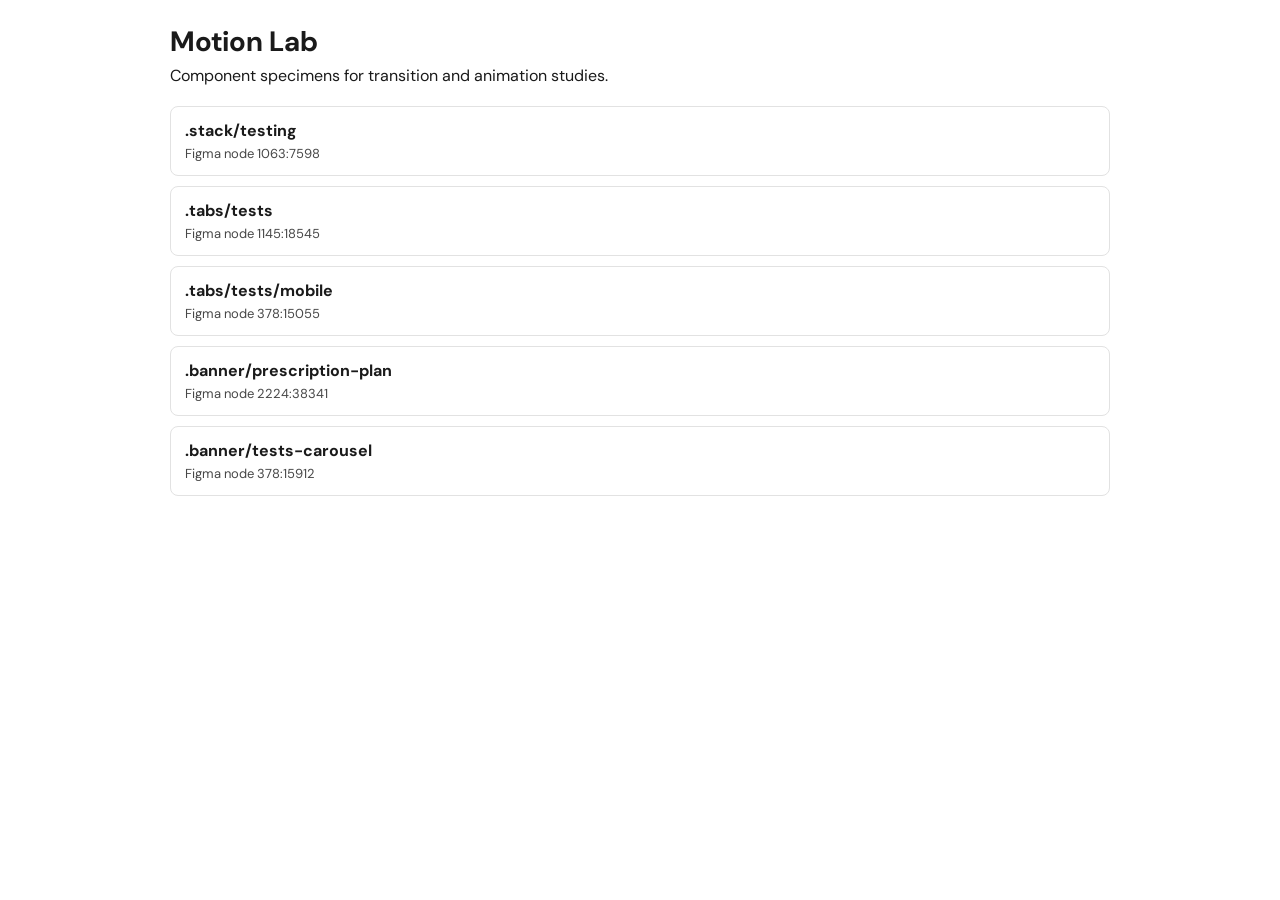
<file: index.html>
<!doctype html>
<html lang="en">
  <head>
    <meta charset="utf-8" />
    <meta name="viewport" content="width=device-width, initial-scale=1" />
    <title>Motion Lab Index</title>
    <link rel="preconnect" href="https://fonts.googleapis.com" />
    <link rel="preconnect" href="https://fonts.gstatic.com" crossorigin />
    <link
      href="https://fonts.googleapis.com/css2?family=DM+Sans:wght@400;700&display=swap"
      rel="stylesheet"
    />
    <link rel="stylesheet" href="./styles.css" />
  </head>
  <body>
    <main class="index">
      <header class="index__header">
        <h1 class="index__title">Motion Lab</h1>
        <p class="index__subtitle">Component specimens for transition and animation studies.</p>
      </header>

      <section id="specimenList" class="index__list" aria-label="Available components"></section>
    </main>
    <script type="module" src="./scripts/index.js"></script>
  </body>
</html>
</file>
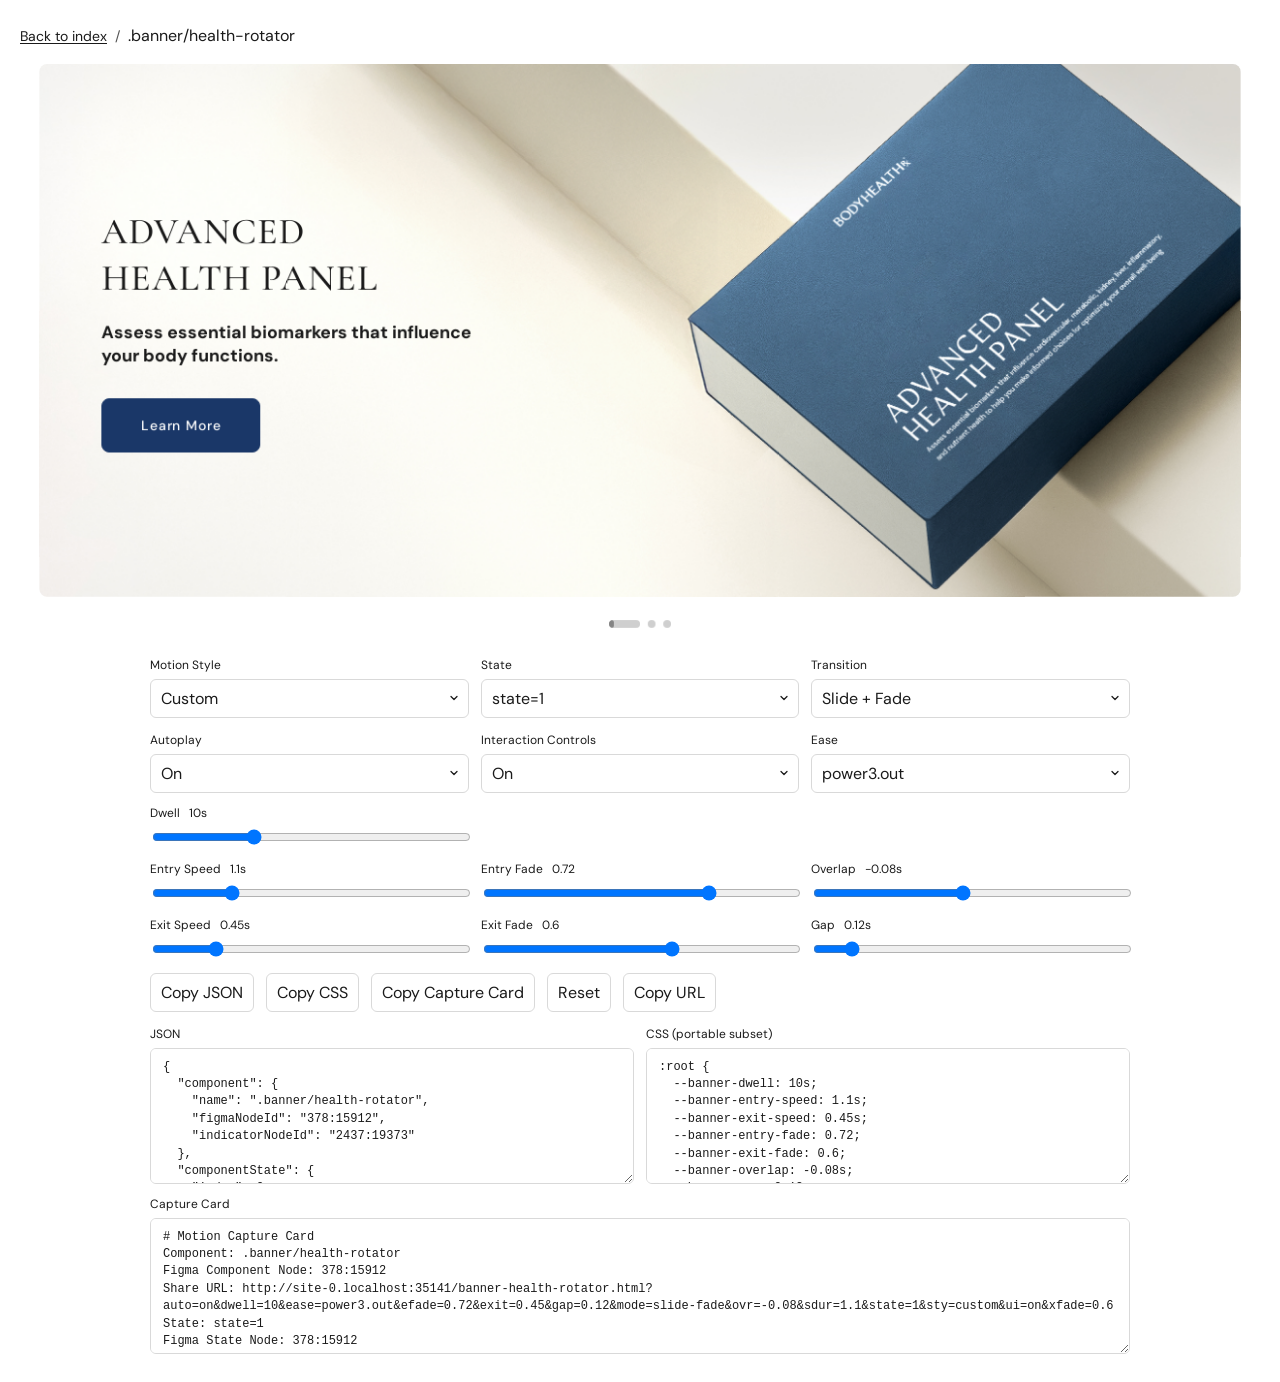
<file: banner-health-rotator.html>
<!doctype html>
<html lang="en">
  <head>
    <meta charset="utf-8" />
    <meta name="viewport" content="width=device-width, initial-scale=1" />
    <title>Motion Lab - .banner/health-rotator</title>
    <link rel="preconnect" href="https://fonts.googleapis.com" />
    <link rel="preconnect" href="https://fonts.gstatic.com" crossorigin />
    <link
      href="https://fonts.googleapis.com/css2?family=DM+Sans:wght@400;500;700&family=Cormorant+Garamond:wght@400&display=swap"
      rel="stylesheet"
    />
    <link rel="stylesheet" href="./styles.css" />
  </head>
  <body>
    <main class="lab">
      <header class="lab-header">
        <a class="lab-header__link" href="./index.html">Back to index</a>
        <span class="lab-header__sep" aria-hidden="true">/</span>
        <p class="lab-header__name">.banner/health-rotator</p>
      </header>

      <section class="preview-pane" aria-label="Component preview">
        <div class="preview-frame" data-preview-width="1280">
          <section class="banner-health-rotator" data-component="banner-health-rotator">
            <div class="banner-health-rotator__shell" id="healthBannerShell"></div>
            <ul class="banner-health-rotator__indicators" id="healthBannerIndicators"></ul>
          </section>
        </div>
      </section>

      <section class="controls" aria-label="Motion controls">
        <div class="controls__row">
          <label class="field">
            <span>Motion Style</span>
            <select id="motionStyle">
              <option value="custom">Custom</option>
              <option value="subtle">Subtle</option>
              <option value="balanced">Balanced</option>
              <option value="dramatic">Dramatic + Graceful</option>
            </select>
          </label>
          <label class="field">
            <span>State</span>
            <select id="activeState"></select>
          </label>
          <label class="field">
            <span>Transition</span>
            <select id="transitionType">
              <option value="slide-fade">Slide + Fade</option>
              <option value="crossfade">Crossfade</option>
              <option value="swap">Swap (No Motion)</option>
            </select>
          </label>
        </div>

        <div class="controls__row">
          <label class="field">
            <span>Autoplay</span>
            <select id="autoplay">
              <option value="on">On</option>
              <option value="off">Off</option>
            </select>
          </label>
          <label class="field">
            <span>Interaction Controls</span>
            <select id="interactionControls">
              <option value="on">On</option>
              <option value="off">Off</option>
            </select>
          </label>
          <label class="field">
            <span>Ease</span>
            <select id="easeName">
              <option value="power3.out">power3.out</option>
              <option value="power2.out">power2.out</option>
              <option value="power4.out">power4.out</option>
              <option value="sine.out">sine.out</option>
              <option value="expo.out">expo.out</option>
            </select>
          </label>
          <label class="field field--range">
            <span>Dwell <output id="dwellOut">10s</output></span>
            <input id="dwell" type="range" min="1" max="30" step="0.5" value="10" />
          </label>
        </div>

        <div class="controls__row">
          <label class="field field--range">
            <span>Entry Speed <output id="slideDurationOut">1.1s</output></span>
            <input id="slideDuration" type="range" min="0.2" max="4" step="0.05" value="1.1" />
          </label>
          <label class="field field--range">
            <span>Entry Fade <output id="entryFadeOut">0.72</output></span>
            <input id="entryFade" type="range" min="0" max="1" step="0.01" value="0.72" />
          </label>
          <label class="field field--range">
            <span>Overlap <output id="overlapOut">-0.08s</output></span>
            <input id="overlap" type="range" min="-1.2" max="1.2" step="0.01" value="-0.08" />
          </label>
        </div>

        <div class="controls__row">
          <label class="field field--range">
            <span>Exit Speed <output id="exitSpeedOut">0.45s</output></span>
            <input id="exitSpeed" type="range" min="0.1" max="2" step="0.01" value="0.45" />
          </label>
          <label class="field field--range">
            <span>Exit Fade <output id="exitFadeOut">0.6</output></span>
            <input id="exitFade" type="range" min="0" max="1" step="0.01" value="0.6" />
          </label>
          <label class="field field--range">
            <span>Gap <output id="handoffGapOut">0.12s</output></span>
            <input id="handoffGap" type="range" min="0" max="1.2" step="0.01" value="0.12" />
          </label>
        </div>

        <div class="controls__row controls__row--actions">
          <button type="button" id="copyJson">Copy JSON</button>
          <button type="button" id="copyCss">Copy CSS</button>
          <button type="button" id="copyCapture">Copy Capture Card</button>
          <button type="button" id="resetSettings">Reset</button>
          <button type="button" id="copyUrl">Copy URL</button>
        </div>

        <div class="exports">
          <label class="field field--code">
            <span>JSON</span>
            <textarea id="jsonExport" readonly></textarea>
          </label>
          <label class="field field--code">
            <span>CSS (portable subset)</span>
            <textarea id="cssExport" readonly></textarea>
          </label>
          <label class="field field--code field--code-full">
            <span>Capture Card</span>
            <textarea id="captureExport" readonly></textarea>
          </label>
        </div>
      </section>
    </main>

    <script src="https://cdn.jsdelivr.net/npm/gsap@3.12.5/dist/gsap.min.js"></script>
    <script type="module" src="./app.js"></script>
  </body>
</html>
</file>
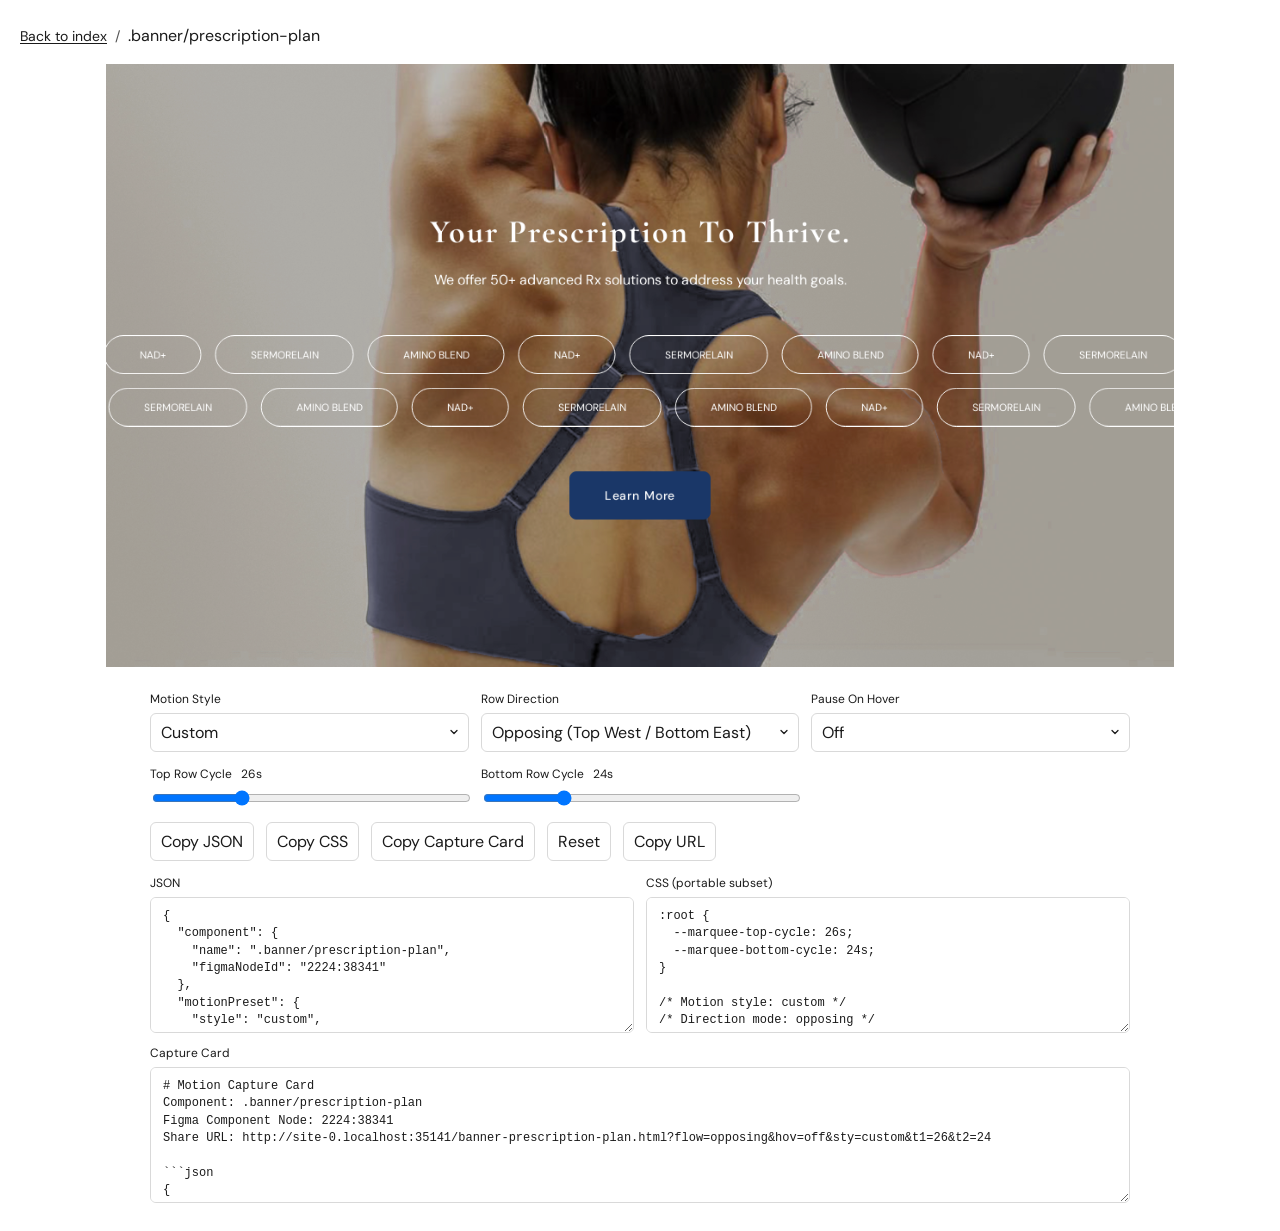
<file: banner-prescription-plan.html>
<!doctype html>
<html lang="en">
  <head>
    <meta charset="utf-8" />
    <meta name="viewport" content="width=device-width, initial-scale=1" />
    <title>Motion Lab - .banner/prescription-plan</title>
    <link rel="preconnect" href="https://fonts.googleapis.com" />
    <link rel="preconnect" href="https://fonts.gstatic.com" crossorigin />
    <link
      href="https://fonts.googleapis.com/css2?family=DM+Sans:wght@400;500;700&family=Cormorant+Garamond:wght@400&display=swap"
      rel="stylesheet"
    />
    <link rel="stylesheet" href="./styles.css" />
  </head>
  <body>
    <main class="lab">
      <header class="lab-header">
        <a class="lab-header__link" href="./index.html">Back to index</a>
        <span class="lab-header__sep" aria-hidden="true">/</span>
        <p class="lab-header__name">.banner/prescription-plan</p>
      </header>

      <section class="preview-pane" aria-label="Component preview">
        <div class="preview-frame" data-preview-width="1440">
          <article class="banner-prescription" data-component="banner-prescription-plan">
            <img
              class="banner-prescription__bg"
              src="./assets/banner-prescription-plan/background.jpg"
              alt=""
              aria-hidden="true"
            />
            <div class="banner-prescription__overlay" aria-hidden="true"></div>

            <section class="banner-prescription__section" aria-label="Prescription plan banner content">
              <h2 class="banner-prescription__title">Your Prescription To Thrive.</h2>
              <p class="banner-prescription__subtitle">We offer 50+ advanced Rx solutions to address your health goals.</p>

              <div class="banner-prescription__rows" aria-hidden="true">
                <div class="banner-prescription__row banner-prescription__row--west" id="bannerRowTop">
                  <div class="banner-prescription__track" id="bannerTrackTop"></div>
                </div>
                <div class="banner-prescription__row banner-prescription__row--east" id="bannerRowBottom">
                  <div class="banner-prescription__track" id="bannerTrackBottom"></div>
                </div>
              </div>

              <div class="banner-prescription__cta-wrap">
                <button type="button" class="banner-prescription__cta">Learn More</button>
              </div>
            </section>
          </article>
        </div>
      </section>

      <section class="controls" aria-label="Motion controls">
        <div class="controls__row">
          <label class="field">
            <span>Motion Style</span>
            <select id="motionStyle">
              <option value="custom">Custom</option>
              <option value="subtle">Subtle</option>
              <option value="balanced">Balanced</option>
              <option value="dramatic">Dramatic + Graceful</option>
            </select>
          </label>
          <label class="field">
            <span>Row Direction</span>
            <select id="directionMode">
              <option value="opposing">Opposing (Top West / Bottom East)</option>
              <option value="swapped">Swapped (Top East / Bottom West)</option>
              <option value="west">Both West</option>
              <option value="east">Both East</option>
            </select>
          </label>
          <label class="field">
            <span>Pause On Hover</span>
            <select id="pauseOnHover">
              <option value="off">Off</option>
              <option value="on">On</option>
            </select>
          </label>
        </div>

        <div class="controls__row">
          <label class="field field--range">
            <span>Top Row Cycle <output id="topDurationOut">26s</output></span>
            <input id="topDuration" type="range" min="6" max="80" step="1" value="26" />
          </label>
          <label class="field field--range">
            <span>Bottom Row Cycle <output id="bottomDurationOut">24s</output></span>
            <input id="bottomDuration" type="range" min="6" max="80" step="1" value="24" />
          </label>
          <div class="field" aria-hidden="true"></div>
        </div>

        <div class="controls__row controls__row--actions">
          <button type="button" id="copyJson">Copy JSON</button>
          <button type="button" id="copyCss">Copy CSS</button>
          <button type="button" id="copyCapture">Copy Capture Card</button>
          <button type="button" id="resetSettings">Reset</button>
          <button type="button" id="copyUrl">Copy URL</button>
        </div>

        <div class="exports">
          <label class="field field--code">
            <span>JSON</span>
            <textarea id="jsonExport" readonly></textarea>
          </label>
          <label class="field field--code">
            <span>CSS (portable subset)</span>
            <textarea id="cssExport" readonly></textarea>
          </label>
          <label class="field field--code field--code-full">
            <span>Capture Card</span>
            <textarea id="captureExport" readonly></textarea>
          </label>
        </div>
      </section>
    </main>

    <script src="https://cdn.jsdelivr.net/npm/gsap@3.12.5/dist/gsap.min.js"></script>
    <script type="module" src="./app.js"></script>
  </body>
</html>
</file>
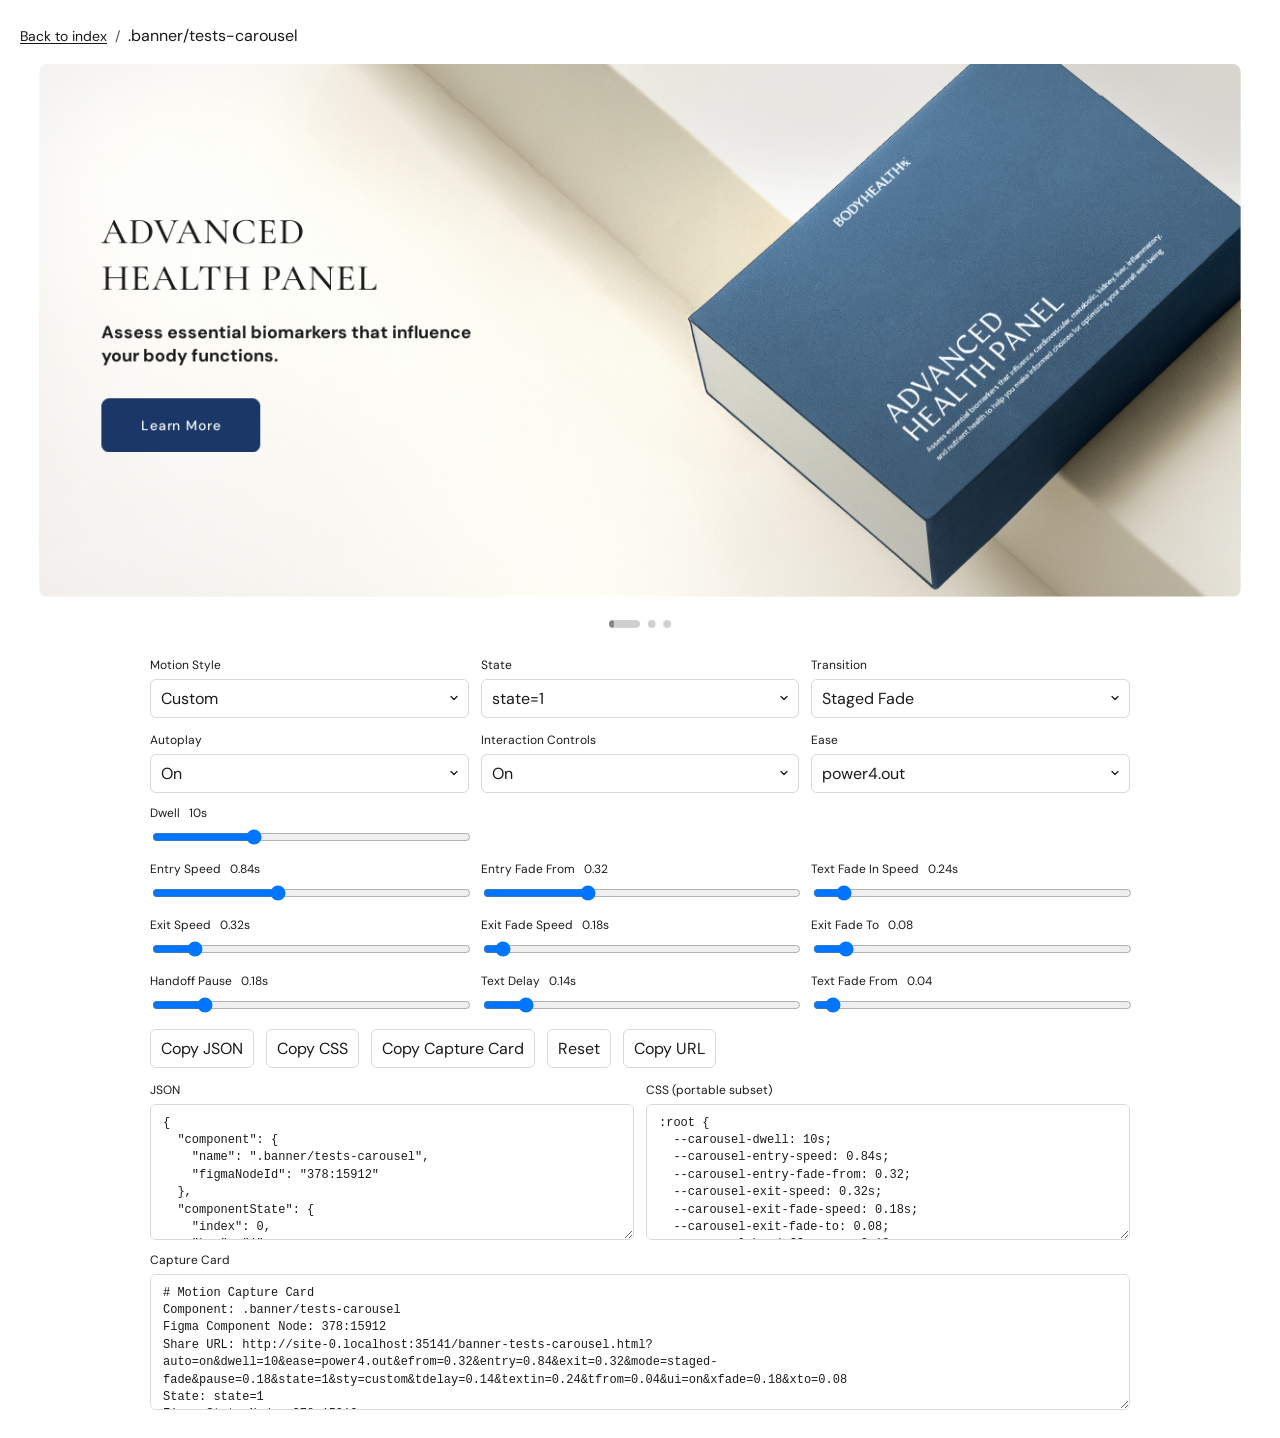
<file: banner-tests-carousel.html>
<!doctype html>
<html lang="en">
  <head>
    <meta charset="utf-8" />
    <meta name="viewport" content="width=device-width, initial-scale=1" />
    <title>Motion Lab - .banner/tests-carousel</title>
    <link rel="preconnect" href="https://fonts.googleapis.com" />
    <link rel="preconnect" href="https://fonts.gstatic.com" crossorigin />
    <link
      href="https://fonts.googleapis.com/css2?family=DM+Sans:wght@400;500;700&family=Cormorant+Garamond:wght@400&display=swap"
      rel="stylesheet"
    />
    <link rel="stylesheet" href="./styles.css" />
  </head>
  <body>
    <main class="lab">
      <header class="lab-header">
        <a class="lab-header__link" href="./index.html">Back to index</a>
        <span class="lab-header__sep" aria-hidden="true">/</span>
        <p class="lab-header__name">.banner/tests-carousel</p>
      </header>

      <section class="preview-pane" aria-label="Component preview">
        <div class="preview-frame" data-preview-width="1280">
          <section class="banner-tests-carousel" data-component="banner-tests-carousel">
            <div class="banner-tests-carousel__shell" id="testsCarouselShell"></div>
            <ul class="banner-tests-carousel__indicators" id="testsCarouselIndicators"></ul>
          </section>
        </div>
      </section>

      <section class="controls" aria-label="Motion controls">
        <div class="controls__row">
          <label class="field">
            <span>Motion Style</span>
            <select id="motionStyle">
              <option value="custom">Custom</option>
              <option value="subtle">Subtle</option>
              <option value="balanced">Balanced</option>
              <option value="dramatic">Dramatic + Graceful</option>
            </select>
          </label>
          <label class="field">
            <span>State</span>
            <select id="activeState"></select>
          </label>
          <label class="field">
            <span>Transition</span>
            <select id="transitionType">
              <option value="staged-fade">Staged Fade</option>
              <option value="crossfade">Crossfade</option>
              <option value="swap">Swap (No Motion)</option>
            </select>
          </label>
        </div>

        <div class="controls__row">
          <label class="field">
            <span>Autoplay</span>
            <select id="autoplay">
              <option value="on">On</option>
              <option value="off">Off</option>
            </select>
          </label>
          <label class="field">
            <span>Interaction Controls</span>
            <select id="interactionControls">
              <option value="on">On</option>
              <option value="off">Off</option>
            </select>
          </label>
          <label class="field">
            <span>Ease</span>
            <select id="easeName">
              <option value="power4.out">power4.out</option>
              <option value="power3.out">power3.out</option>
              <option value="power2.out">power2.out</option>
              <option value="sine.out">sine.out</option>
              <option value="expo.out">expo.out</option>
            </select>
          </label>
          <label class="field field--range">
            <span>Dwell <output id="dwellOut">10s</output></span>
            <input id="dwell" type="range" min="1" max="30" step="0.5" value="10" />
          </label>
        </div>

        <div class="controls__row">
          <label class="field field--range">
            <span>Entry Speed <output id="bgInSpeedOut">0.84s</output></span>
            <input id="bgInSpeed" type="range" min="0.1" max="2" step="0.01" value="0.84" />
          </label>
          <label class="field field--range">
            <span>Entry Fade From <output id="bgEntryOpacityOut">0.32</output></span>
            <input id="bgEntryOpacity" type="range" min="0" max="1" step="0.01" value="0.32" />
          </label>
          <label class="field field--range">
            <span>Text Fade In Speed <output id="copyInSpeedOut">0.24s</output></span>
            <input id="copyInSpeed" type="range" min="0.1" max="2" step="0.01" value="0.24" />
          </label>
        </div>

        <div class="controls__row">
          <label class="field field--range">
            <span>Exit Speed <output id="bgOutSpeedOut">0.32s</output></span>
            <input id="bgOutSpeed" type="range" min="0.1" max="2" step="0.01" value="0.32" />
          </label>
          <label class="field field--range">
            <span>Exit Fade Speed <output id="copyOutSpeedOut">0.18s</output></span>
            <input id="copyOutSpeed" type="range" min="0.1" max="2" step="0.01" value="0.18" />
          </label>
          <label class="field field--range">
            <span>Exit Fade To <output id="bgExitOpacityOut">0.08</output></span>
            <input id="bgExitOpacity" type="range" min="0" max="1" step="0.01" value="0.08" />
          </label>
        </div>

        <div class="controls__row">
          <label class="field field--range">
            <span>Handoff Pause <output id="copyDelayOut">0.18s</output></span>
            <input id="copyDelay" type="range" min="0" max="1.2" step="0.01" value="0.18" />
          </label>
          <label class="field field--range">
            <span>Text Delay <output id="copyExitOpacityOut">0.14s</output></span>
            <input id="copyExitOpacity" type="range" min="0" max="1.2" step="0.01" value="0.14" />
          </label>
          <label class="field field--range">
            <span>Text Fade From <output id="copyEntryOpacityOut">0.04</output></span>
            <input id="copyEntryOpacity" type="range" min="0" max="1" step="0.01" value="0.04" />
          </label>
        </div>

        <div class="controls__row controls__row--actions">
          <button type="button" id="copyJson">Copy JSON</button>
          <button type="button" id="copyCss">Copy CSS</button>
          <button type="button" id="copyCapture">Copy Capture Card</button>
          <button type="button" id="resetSettings">Reset</button>
          <button type="button" id="copyUrl">Copy URL</button>
        </div>

        <div class="exports">
          <label class="field field--code">
            <span>JSON</span>
            <textarea id="jsonExport" readonly></textarea>
          </label>
          <label class="field field--code">
            <span>CSS (portable subset)</span>
            <textarea id="cssExport" readonly></textarea>
          </label>
          <label class="field field--code field--code-full">
            <span>Capture Card</span>
            <textarea id="captureExport" readonly></textarea>
          </label>
        </div>
      </section>
    </main>

    <script src="https://cdn.jsdelivr.net/npm/gsap@3.12.5/dist/gsap.min.js"></script>
    <script type="module" src="./app.js"></script>
  </body>
</html>
</file>
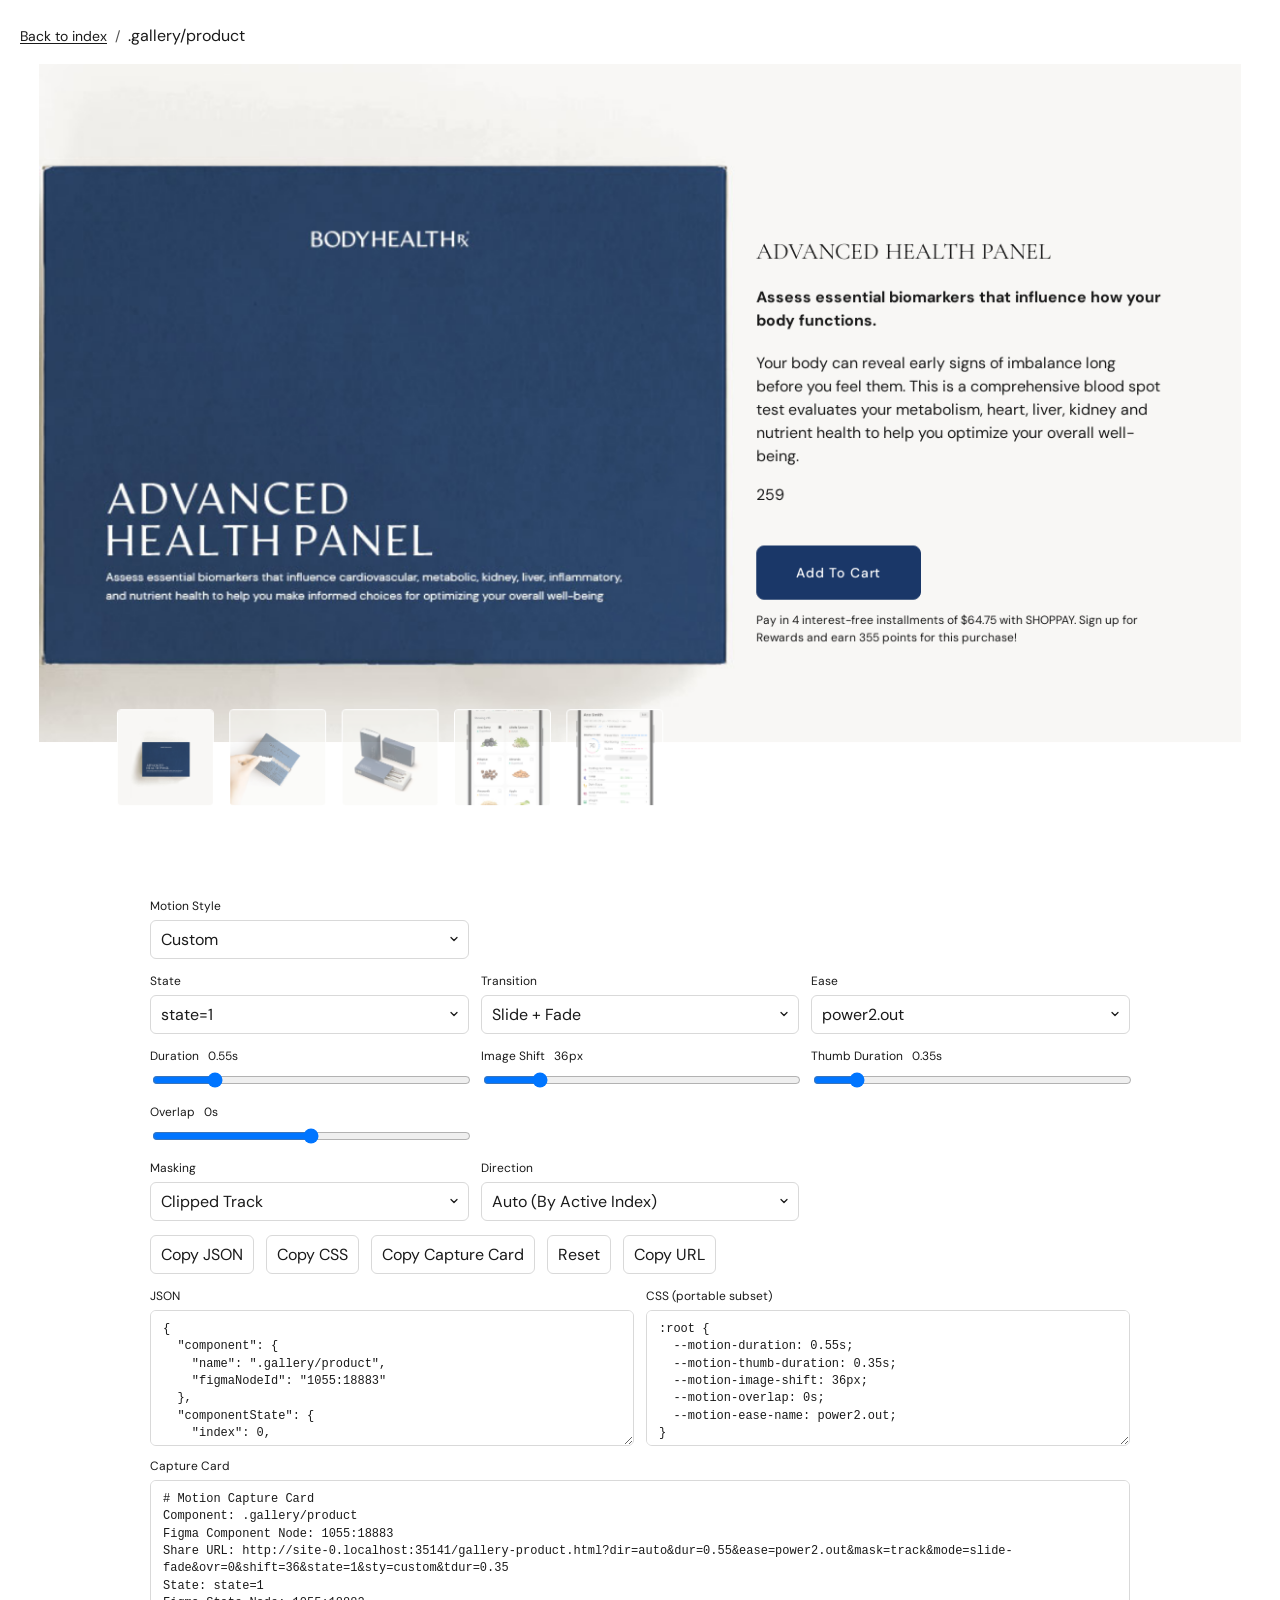
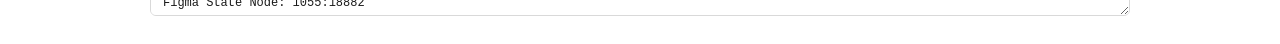
<file: gallery-product.html>
<!doctype html>
<html lang="en">
  <head>
    <meta charset="utf-8" />
    <meta name="viewport" content="width=device-width, initial-scale=1" />
    <title>Motion Lab - .gallery/product</title>
    <link rel="preconnect" href="https://fonts.googleapis.com" />
    <link rel="preconnect" href="https://fonts.gstatic.com" crossorigin />
    <link
      href="https://fonts.googleapis.com/css2?family=DM+Sans:wght@400;500;700&family=Cormorant+Garamond:wght@400&display=swap"
      rel="stylesheet"
    />
    <link rel="stylesheet" href="./styles.css" />
  </head>
  <body>
    <main class="lab">
      <header class="lab-header">
        <a class="lab-header__link" href="./index.html">Back to index</a>
        <span class="lab-header__sep" aria-hidden="true">/</span>
        <p class="lab-header__name">.gallery/product</p>
      </header>

      <section class="preview-pane" aria-label="Component preview">
        <div class="preview-frame" data-preview-width="1280">
          <article class="gallery-product" data-component="gallery-product">
            <section class="gallery-product__layout" aria-label="Product gallery and details">
              <div class="gallery-product__left">
                <figure class="gallery-product__hero" aria-live="polite" aria-atomic="true">
                  <div class="gallery-product__image-shell" id="galleryImageShell"></div>
                </figure>
              </div>

              <aside class="gallery-product__details" aria-label="Product details">
                <h2 class="gallery-product__title" id="productTitle">ADVANCED HEALTH PANEL</h2>
                <p class="gallery-product__subtitle" id="productSubtitle">Get Insights Into What Is Really Going On Inside Your Body</p>
                <p class="gallery-product__body" id="productBody">
                  Your body can reveal early signs of imbalance long before you feel them. The Advanced Health Panel is a comprehensive blood spot test that evaluates your metabolism, heart, liver, kidney and nutrient health to help you take control of your overall wellness.
                </p>
                <div class="gallery-product__price-wrap">
                  <p class="gallery-product__price" id="productPrice">259</p>
                </div>
                <div class="gallery-product__cta-wrap">
                  <button type="button" class="gallery-product__cta" id="productCta">Add To Cart</button>
                </div>
                <p class="gallery-product__note" id="productNote">Pay in 4 interest-free installments of $64.75 with SHOPPAY. Sign up for Rewards and earn 355 points for this purchase!</p>
              </aside>
            </section>
            <ol class="gallery-product__thumbs" id="galleryThumbs"></ol>
          </article>
        </div>
      </section>

      <section class="controls" aria-label="Motion controls">
        <div class="controls__row">
          <label class="field">
            <span>Motion Style</span>
            <select id="motionStyle">
              <option value="custom">Custom</option>
              <option value="subtle">Subtle</option>
              <option value="balanced">Balanced</option>
              <option value="dramatic">Dramatic + Graceful</option>
            </select>
          </label>
        </div>

        <div class="controls__row">
          <label class="field">
            <span>State</span>
            <select id="activeState"></select>
          </label>
          <label class="field">
            <span>Transition</span>
            <select id="transitionType">
              <option value="slide-fade">Slide + Fade</option>
              <option value="crossfade">Crossfade</option>
              <option value="swap">Swap (No Motion)</option>
            </select>
          </label>
          <label class="field">
            <span>Ease</span>
            <select id="easeName">
              <option value="power4.out">power4.out</option>
              <option value="power2.out">power2.out</option>
              <option value="power3.out">power3.out</option>
              <option value="power1.out">power1.out</option>
              <option value="sine.out">sine.out</option>
              <option value="expo.out">expo.out</option>
            </select>
          </label>
        </div>

        <div class="controls__row">
          <label class="field field--range">
            <span>Duration <output id="durationOut">0.55s</output></span>
            <input id="duration" type="range" min="0" max="3" step="0.01" value="0.55" />
          </label>
          <label class="field field--range">
            <span>Image Shift <output id="imageShiftOut">36px</output></span>
            <input id="imageShift" type="range" min="0" max="220" step="1" value="36" />
          </label>
          <label class="field field--range">
            <span>Thumb Duration <output id="thumbDurationOut">0.35s</output></span>
            <input id="thumbDuration" type="range" min="0" max="3" step="0.01" value="0.35" />
          </label>
        </div>

        <div class="controls__row">
          <label class="field field--range">
            <span>Overlap <output id="overlapOut">0s</output></span>
            <input id="overlap" type="range" min="-0.4" max="0.4" step="0.01" value="0" />
          </label>
        </div>

        <div class="controls__row">
          <label class="field">
            <span>Masking</span>
            <select id="maskingMode">
              <option value="track">Clipped Track</option>
              <option value="free-fade">Free Fade</option>
            </select>
          </label>
          <label class="field">
            <span>Direction</span>
            <select id="directionMode">
              <option value="auto">Auto (By Active Index)</option>
              <option value="forward">Forward</option>
              <option value="reverse">Reverse</option>
            </select>
          </label>
        </div>

        <div class="controls__row controls__row--actions">
          <button type="button" id="copyJson">Copy JSON</button>
          <button type="button" id="copyCss">Copy CSS</button>
          <button type="button" id="copyCapture">Copy Capture Card</button>
          <button type="button" id="resetSettings">Reset</button>
          <button type="button" id="copyUrl">Copy URL</button>
        </div>

        <div class="exports">
          <label class="field field--code">
            <span>JSON</span>
            <textarea id="jsonExport" readonly></textarea>
          </label>
          <label class="field field--code">
            <span>CSS (portable subset)</span>
            <textarea id="cssExport" readonly></textarea>
          </label>
          <label class="field field--code field--code-full">
            <span>Capture Card</span>
            <textarea id="captureExport" readonly></textarea>
          </label>
        </div>
      </section>
    </main>

    <script src="https://cdn.jsdelivr.net/npm/gsap@3.12.5/dist/gsap.min.js"></script>
    <script type="module" src="./app.js"></script>
  </body>
</html>
</file>
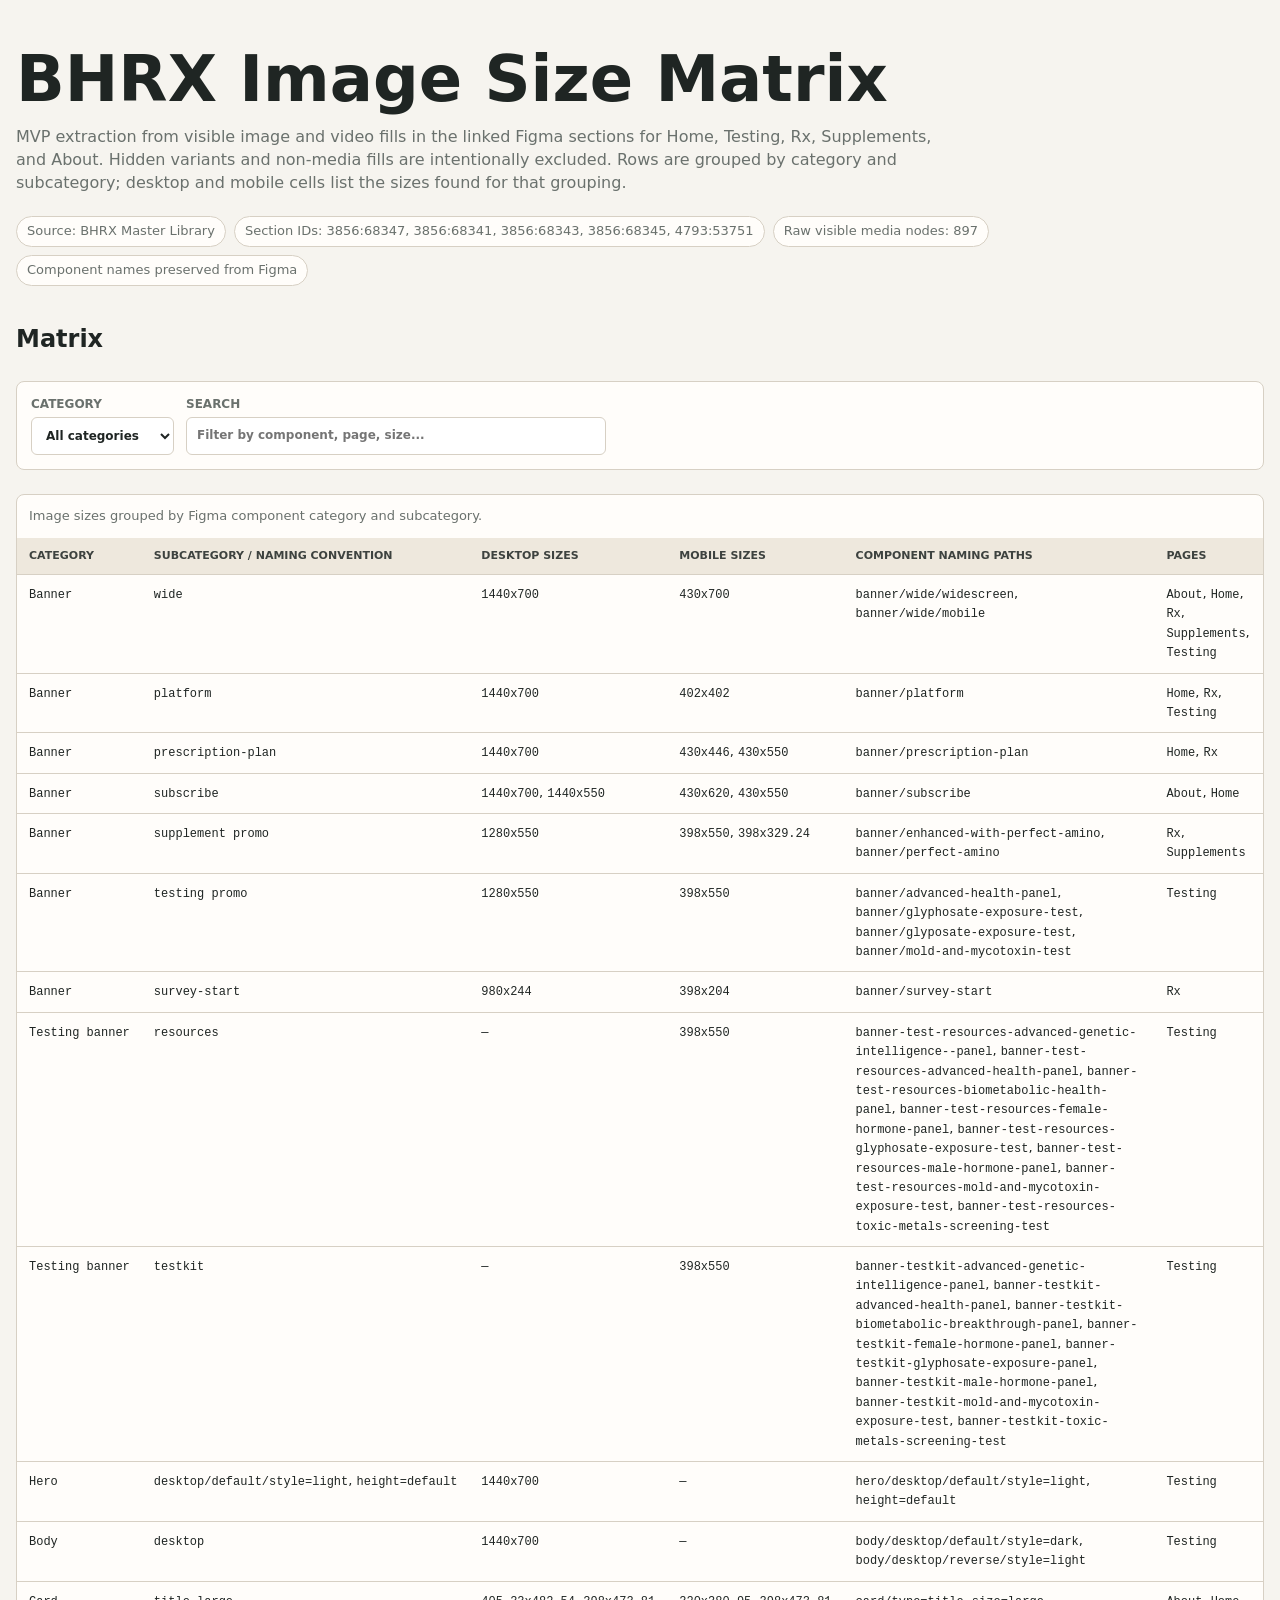
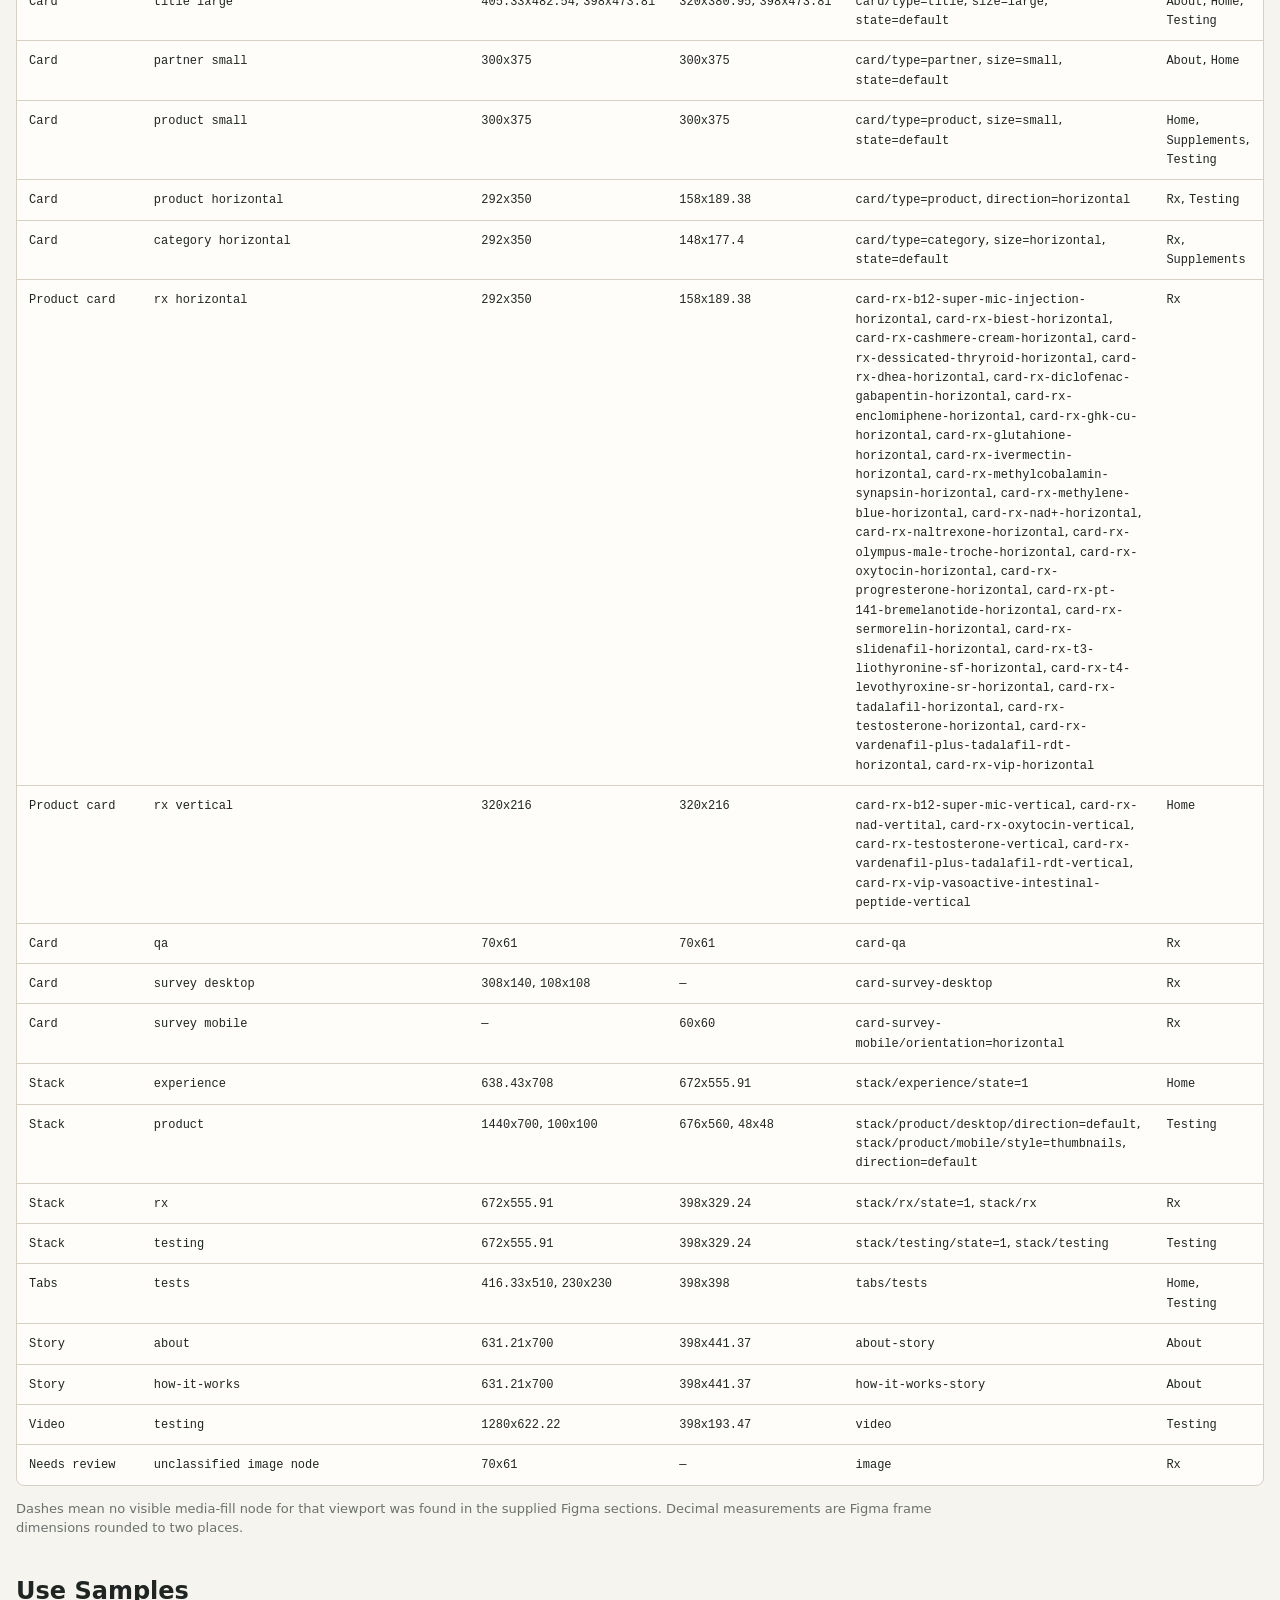
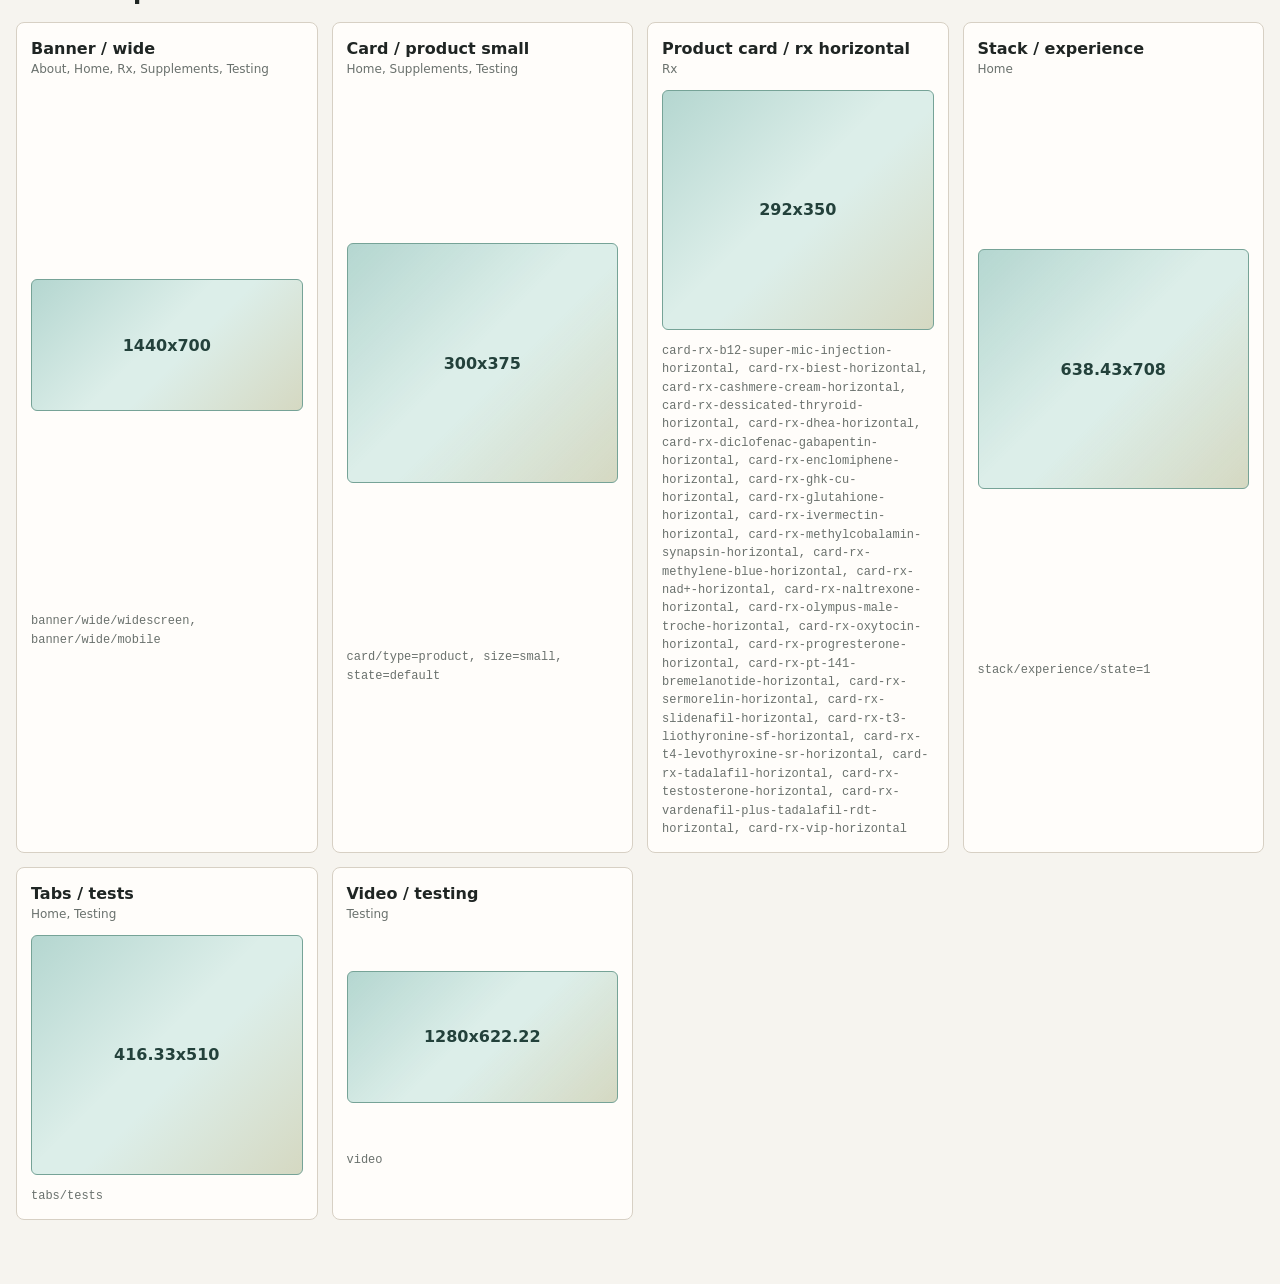
<file: image-size-matrix.html>
<!doctype html>
<html lang="en">
  <head>
    <meta charset="utf-8" />
    <meta name="viewport" content="width=device-width, initial-scale=1" />
    <title>BHRX Image Size Matrix</title>
    <style>
      :root {
        --bg: #f6f4ef;
        --paper: #fffdfa;
        --ink: #1f2523;
        --muted: #6a716d;
        --line: #d7d0c4;
        --accent: #006b5f;
        --accent-soft: #dceee9;
        --gold: #b98225;
        --blue: #234d68;
      }

      * {
        box-sizing: border-box;
      }

      body {
        margin: 0;
        background: var(--bg);
        color: var(--ink);
        font-family:
          Inter, ui-sans-serif, system-ui, -apple-system, BlinkMacSystemFont, "Segoe UI", sans-serif;
        line-height: 1.45;
      }

      main {
        width: min(1440px, calc(100vw - 32px));
        margin: 0 auto;
        padding: 48px 0 64px;
      }

      header {
        display: grid;
        gap: 14px;
        margin-bottom: 28px;
      }

      h1,
      h2 {
        margin: 0;
        letter-spacing: 0;
      }

      h1 {
        font-size: clamp(32px, 5vw, 64px);
        line-height: 0.98;
        max-width: 900px;
      }

      h2 {
        font-size: 24px;
        margin: 36px 0 14px;
      }

      p {
        margin: 0;
        color: var(--muted);
        max-width: 920px;
      }

      a {
        color: var(--accent);
      }

      .meta {
        display: flex;
        flex-wrap: wrap;
        gap: 8px;
        margin-top: 8px;
      }

      .pill {
        display: inline-flex;
        align-items: center;
        min-height: 30px;
        border: 1px solid var(--line);
        border-radius: 999px;
        background: var(--paper);
        color: var(--muted);
        padding: 5px 10px;
        font-size: 13px;
      }

      .toolbar {
        display: flex;
        flex-wrap: wrap;
        gap: 12px;
        align-items: center;
        margin: 24px 0;
        padding: 14px;
        border: 1px solid var(--line);
        border-radius: 8px;
        background: var(--paper);
      }

      label {
        display: grid;
        gap: 4px;
        color: var(--muted);
        font-size: 12px;
        font-weight: 700;
        text-transform: uppercase;
      }

      select,
      input {
        min-height: 38px;
        border: 1px solid var(--line);
        border-radius: 6px;
        background: #fff;
        color: var(--ink);
        padding: 8px 10px;
        font: inherit;
      }

      input {
        min-width: min(420px, calc(100vw - 80px));
      }

      .table-wrap {
        overflow-x: auto;
        border: 1px solid var(--line);
        border-radius: 8px;
        background: var(--paper);
      }

      table {
        width: 100%;
        min-width: 1180px;
        border-collapse: collapse;
        font-size: 13px;
      }

      caption {
        padding: 12px;
        color: var(--muted);
        font-size: 13px;
        text-align: left;
      }

      th,
      td {
        border-bottom: 1px solid var(--line);
        padding: 10px 12px;
        text-align: left;
        vertical-align: top;
      }

      th {
        position: sticky;
        top: 0;
        z-index: 1;
        background: #eee8dd;
        color: #3d423f;
        font-size: 11px;
        letter-spacing: 0;
        text-transform: uppercase;
      }

      tr:last-child td {
        border-bottom: 0;
      }

      td:nth-child(1),
      td:nth-child(2),
      td:nth-child(3),
      td:nth-child(4) {
        white-space: nowrap;
      }

      code {
        font-family: "SFMono-Regular", Consolas, "Liberation Mono", monospace;
        font-size: 12px;
      }

      .components {
        max-width: 540px;
      }

      .samples {
        display: grid;
        grid-template-columns: repeat(auto-fit, minmax(260px, 1fr));
        gap: 14px;
      }

      .sample {
        display: grid;
        gap: 12px;
        border: 1px solid var(--line);
        border-radius: 8px;
        background: var(--paper);
        padding: 14px;
      }

      .sample__head {
        display: flex;
        justify-content: space-between;
        gap: 12px;
      }

      .sample__title {
        font-weight: 800;
      }

      .sample__box {
        display: grid;
        place-items: center;
        width: 100%;
        max-height: 240px;
        border: 1px solid color-mix(in srgb, var(--accent) 45%, var(--line));
        border-radius: 6px;
        background:
          linear-gradient(135deg, rgba(0, 107, 95, 0.18), transparent 46%),
          linear-gradient(315deg, rgba(185, 130, 37, 0.2), transparent 44%),
          var(--accent-soft);
        color: #23413b;
        font-weight: 800;
        overflow: hidden;
      }

      .sample__uses {
        color: var(--muted);
        font-size: 12px;
      }

      .note {
        margin-top: 14px;
        color: var(--muted);
        font-size: 13px;
      }

      @media (max-width: 720px) {
        main {
          width: min(100vw - 20px, 1440px);
          padding-top: 28px;
        }

        .toolbar {
          align-items: stretch;
        }

        label,
        select,
        input {
          width: 100%;
        }
      }
    </style>
  </head>
  <body>
    <main>
      <header>
        <h1>BHRX Image Size Matrix</h1>
        <p>
          MVP extraction from visible image and video fills in the linked Figma sections for Home,
          Testing, Rx, Supplements, and About. Hidden variants and non-media fills are intentionally
          excluded. Rows are grouped by category and subcategory; desktop and mobile cells list the
          sizes found for that grouping.
        </p>
        <div class="meta">
          <span class="pill">Source: BHRX Master Library</span>
          <span class="pill">Section IDs: 3856:68347, 3856:68341, 3856:68343, 3856:68345, 4793:53751</span>
          <span class="pill">Raw visible media nodes: 897</span>
          <span class="pill">Component names preserved from Figma</span>
        </div>
      </header>

      <section aria-labelledby="matrix-title">
        <h2 id="matrix-title">Matrix</h2>
        <div class="toolbar">
          <label>
            Category
            <select id="categoryFilter">
              <option value="">All categories</option>
            </select>
          </label>
          <label>
            Search
            <input id="searchFilter" type="search" placeholder="Filter by component, page, size..." />
          </label>
        </div>
        <div class="table-wrap">
          <table>
            <caption>
              Image sizes grouped by Figma component category and subcategory.
            </caption>
            <thead>
              <tr>
                <th>Category</th>
                <th>Subcategory / Naming Convention</th>
                <th>Desktop Sizes</th>
                <th>Mobile Sizes</th>
                <th>Component Naming Paths</th>
                <th>Pages</th>
              </tr>
            </thead>
            <tbody id="matrixBody"></tbody>
          </table>
        </div>
        <p class="note">
          Dashes mean no visible media-fill node for that viewport was found in the supplied Figma
          sections. Decimal measurements are Figma frame dimensions rounded to two places.
        </p>
      </section>

      <section aria-labelledby="samples-title">
        <h2 id="samples-title">Use Samples</h2>
        <div class="samples" id="samples"></div>
      </section>
    </main>

    <script>
      const rows = [
        {
          category: "Banner",
          subcategory: "wide",
          desktopSize: "1440x700",
          mobileSize: "430x700",
          components: "banner/wide/widescreen, banner/wide/mobile",
          pages: "About, Home, Rx, Supplements, Testing",
        },
        {
          category: "Banner",
          subcategory: "platform",
          desktopSize: "1440x700",
          mobileSize: "402x402",
          components: "banner/platform",
          pages: "Home, Rx, Testing",
        },
        {
          category: "Banner",
          subcategory: "prescription-plan",
          desktopSize: "1440x700",
          mobileSize: "430x446, 430x550",
          components: "banner/prescription-plan",
          pages: "Home, Rx",
        },
        {
          category: "Banner",
          subcategory: "subscribe",
          desktopSize: "1440x700, 1440x550",
          mobileSize: "430x620, 430x550",
          components: "banner/subscribe",
          pages: "About, Home",
        },
        {
          category: "Banner",
          subcategory: "supplement promo",
          desktopSize: "1280x550",
          mobileSize: "398x550, 398x329.24",
          components: "banner/enhanced-with-perfect-amino, banner/perfect-amino",
          pages: "Rx, Supplements",
        },
        {
          category: "Banner",
          subcategory: "testing promo",
          desktopSize: "1280x550",
          mobileSize: "398x550",
          components:
            "banner/advanced-health-panel, banner/glyphosate-exposure-test, banner/glyposate-exposure-test, banner/mold-and-mycotoxin-test",
          pages: "Testing",
        },
        {
          category: "Banner",
          subcategory: "survey-start",
          desktopSize: "980x244",
          mobileSize: "398x204",
          components: "banner/survey-start",
          pages: "Rx",
        },
        {
          category: "Testing banner",
          subcategory: "resources",
          desktopSize: "—",
          mobileSize: "398x550",
          components:
            "banner-test-resources-advanced-genetic-intelligence--panel, banner-test-resources-advanced-health-panel, banner-test-resources-biometabolic-health-panel, banner-test-resources-female-hormone-panel, banner-test-resources-glyphosate-exposure-test, banner-test-resources-male-hormone-panel, banner-test-resources-mold-and-mycotoxin-exposure-test, banner-test-resources-toxic-metals-screening-test",
          pages: "Testing",
        },
        {
          category: "Testing banner",
          subcategory: "testkit",
          desktopSize: "—",
          mobileSize: "398x550",
          components:
            "banner-testkit-advanced-genetic-intelligence-panel, banner-testkit-advanced-health-panel, banner-testkit-biometabolic-breakthrough-panel, banner-testkit-female-hormone-panel, banner-testkit-glyphosate-exposure-panel, banner-testkit-male-hormone-panel, banner-testkit-mold-and-mycotoxin-exposure-test, banner-testkit-toxic-metals-screening-test",
          pages: "Testing",
        },
        {
          category: "Hero",
          subcategory: "desktop/default/style=light, height=default",
          desktopSize: "1440x700",
          mobileSize: "—",
          components: "hero/desktop/default/style=light, height=default",
          pages: "Testing",
        },
        {
          category: "Body",
          subcategory: "desktop",
          desktopSize: "1440x700",
          mobileSize: "—",
          components: "body/desktop/default/style=dark, body/desktop/reverse/style=light",
          pages: "Testing",
        },
        {
          category: "Card",
          subcategory: "title large",
          desktopSize: "405.33x482.54, 398x473.81",
          mobileSize: "320x380.95, 398x473.81",
          components: "card/type=title, size=large, state=default",
          pages: "About, Home, Testing",
        },
        {
          category: "Card",
          subcategory: "partner small",
          desktopSize: "300x375",
          mobileSize: "300x375",
          components: "card/type=partner, size=small, state=default",
          pages: "About, Home",
        },
        {
          category: "Card",
          subcategory: "product small",
          desktopSize: "300x375",
          mobileSize: "300x375",
          components: "card/type=product, size=small, state=default",
          pages: "Home, Supplements, Testing",
        },
        {
          category: "Card",
          subcategory: "product horizontal",
          desktopSize: "292x350",
          mobileSize: "158x189.38",
          components: "card/type=product, direction=horizontal",
          pages: "Rx, Testing",
        },
        {
          category: "Card",
          subcategory: "category horizontal",
          desktopSize: "292x350",
          mobileSize: "148x177.4",
          components: "card/type=category, size=horizontal, state=default",
          pages: "Rx, Supplements",
        },
        {
          category: "Product card",
          subcategory: "rx horizontal",
          desktopSize: "292x350",
          mobileSize: "158x189.38",
          components:
            "card-rx-b12-super-mic-injection-horizontal, card-rx-biest-horizontal, card-rx-cashmere-cream-horizontal, card-rx-dessicated-thryroid-horizontal, card-rx-dhea-horizontal, card-rx-diclofenac-gabapentin-horizontal, card-rx-enclomiphene-horizontal, card-rx-ghk-cu-horizontal, card-rx-glutahione-horizontal, card-rx-ivermectin-horizontal, card-rx-methylcobalamin-synapsin-horizontal, card-rx-methylene-blue-horizontal, card-rx-nad+-horizontal, card-rx-naltrexone-horizontal, card-rx-olympus-male-troche-horizontal, card-rx-oxytocin-horizontal, card-rx-progresterone-horizontal, card-rx-pt-141-bremelanotide-horizontal, card-rx-sermorelin-horizontal, card-rx-slidenafil-horizontal, card-rx-t3-liothyronine-sf-horizontal, card-rx-t4-levothyroxine-sr-horizontal, card-rx-tadalafil-horizontal, card-rx-testosterone-horizontal, card-rx-vardenafil-plus-tadalafil-rdt-horizontal, card-rx-vip-horizontal",
          pages: "Rx",
        },
        {
          category: "Product card",
          subcategory: "rx vertical",
          desktopSize: "320x216",
          mobileSize: "320x216",
          components:
            "card-rx-b12-super-mic-vertical, card-rx-nad-vertital, card-rx-oxytocin-vertical, card-rx-testosterone-vertical, card-rx-vardenafil-plus-tadalafil-rdt-vertical, card-rx-vip-vasoactive-intestinal-peptide-vertical",
          pages: "Home",
        },
        {
          category: "Card",
          subcategory: "qa",
          desktopSize: "70x61",
          mobileSize: "70x61",
          components: "card-qa",
          pages: "Rx",
        },
        {
          category: "Card",
          subcategory: "survey desktop",
          desktopSize: "308x140, 108x108",
          mobileSize: "—",
          components: "card-survey-desktop",
          pages: "Rx",
        },
        {
          category: "Card",
          subcategory: "survey mobile",
          desktopSize: "—",
          mobileSize: "60x60",
          components: "card-survey-mobile/orientation=horizontal",
          pages: "Rx",
        },
        {
          category: "Stack",
          subcategory: "experience",
          desktopSize: "638.43x708",
          mobileSize: "672x555.91",
          components: "stack/experience/state=1",
          pages: "Home",
        },
        {
          category: "Stack",
          subcategory: "product",
          desktopSize: "1440x700, 100x100",
          mobileSize: "676x560, 48x48",
          components:
            "stack/product/desktop/direction=default, stack/product/mobile/style=thumbnails, direction=default",
          pages: "Testing",
        },
        {
          category: "Stack",
          subcategory: "rx",
          desktopSize: "672x555.91",
          mobileSize: "398x329.24",
          components: "stack/rx/state=1, stack/rx",
          pages: "Rx",
        },
        {
          category: "Stack",
          subcategory: "testing",
          desktopSize: "672x555.91",
          mobileSize: "398x329.24",
          components: "stack/testing/state=1, stack/testing",
          pages: "Testing",
        },
        {
          category: "Tabs",
          subcategory: "tests",
          desktopSize: "416.33x510, 230x230",
          mobileSize: "398x398",
          components: "tabs/tests",
          pages: "Home, Testing",
        },
        {
          category: "Story",
          subcategory: "about",
          desktopSize: "631.21x700",
          mobileSize: "398x441.37",
          components: "about-story",
          pages: "About",
        },
        {
          category: "Story",
          subcategory: "how-it-works",
          desktopSize: "631.21x700",
          mobileSize: "398x441.37",
          components: "how-it-works-story",
          pages: "About",
        },
        {
          category: "Video",
          subcategory: "testing",
          desktopSize: "1280x622.22",
          mobileSize: "398x193.47",
          components: "video",
          pages: "Testing",
        },
        {
          category: "Needs review",
          subcategory: "unclassified image node",
          desktopSize: "70x61",
          mobileSize: "—",
          components: "image",
          pages: "Rx",
        },
      ];

      const sampleRows = [
        rows.find((row) => row.category === "Banner" && row.subcategory === "wide"),
        rows.find((row) => row.category === "Card" && row.subcategory === "product small"),
        rows.find((row) => row.category === "Product card" && row.subcategory === "rx horizontal"),
        rows.find((row) => row.category === "Stack" && row.subcategory === "experience"),
        rows.find((row) => row.category === "Tabs" && row.subcategory === "tests"),
        rows.find((row) => row.category === "Video"),
      ].filter(Boolean);

      const body = document.querySelector("#matrixBody");
      const categoryFilter = document.querySelector("#categoryFilter");
      const searchFilter = document.querySelector("#searchFilter");
      const samples = document.querySelector("#samples");

      const categories = [...new Set(rows.map((row) => row.category))].sort();
      for (const category of categories) {
        const option = document.createElement("option");
        option.value = category;
        option.textContent = category;
        categoryFilter.append(option);
      }

      function cell(text, className) {
        const td = document.createElement("td");
        if (className) td.className = className;
        td.innerHTML = String(text)
          .split(", ")
          .map((part) => `<code>${part}</code>`)
          .join(", ");
        return td;
      }

      function renderRows() {
        const category = categoryFilter.value;
        const query = searchFilter.value.trim().toLowerCase();
        const filtered = rows.filter((row) => {
          const haystack = Object.values(row).join(" ").toLowerCase();
          return (!category || row.category === category) && (!query || haystack.includes(query));
        });

        body.replaceChildren();
        for (const row of filtered) {
          const tr = document.createElement("tr");
          tr.append(cell(row.category));
          tr.append(cell(row.subcategory));
          tr.append(cell(row.desktopSize));
          tr.append(cell(row.mobileSize));
          tr.append(cell(row.components, "components"));
          tr.append(cell(row.pages));
          body.append(tr);
        }
      }

      function firstSize(value) {
        return value.split(", ")[0];
      }

      function sizeToStyle(size) {
        if (size === "—") return "aspect-ratio: 1 / 1;";
        const [width, height] = firstSize(size).split("x").map(Number);
        return `aspect-ratio: ${width} / ${height};`;
      }

      function renderSamples() {
        samples.replaceChildren();
        for (const row of sampleRows) {
          const size = row.desktopSize !== "—" ? row.desktopSize : row.mobileSize;
          const card = document.createElement("article");
          card.className = "sample";
          card.innerHTML = `
            <div class="sample__head">
              <div>
                <div class="sample__title">${row.category} / ${row.subcategory}</div>
                <div class="sample__uses">${row.pages}</div>
              </div>
            </div>
            <div class="sample__box" style="${sizeToStyle(size)}">${firstSize(size)}</div>
            <div class="sample__uses"><code>${row.components}</code></div>
          `;
          samples.append(card);
        }
      }

      categoryFilter.addEventListener("change", renderRows);
      searchFilter.addEventListener("input", renderRows);
      renderRows();
      renderSamples();
    </script>
  </body>
</html>
</file>
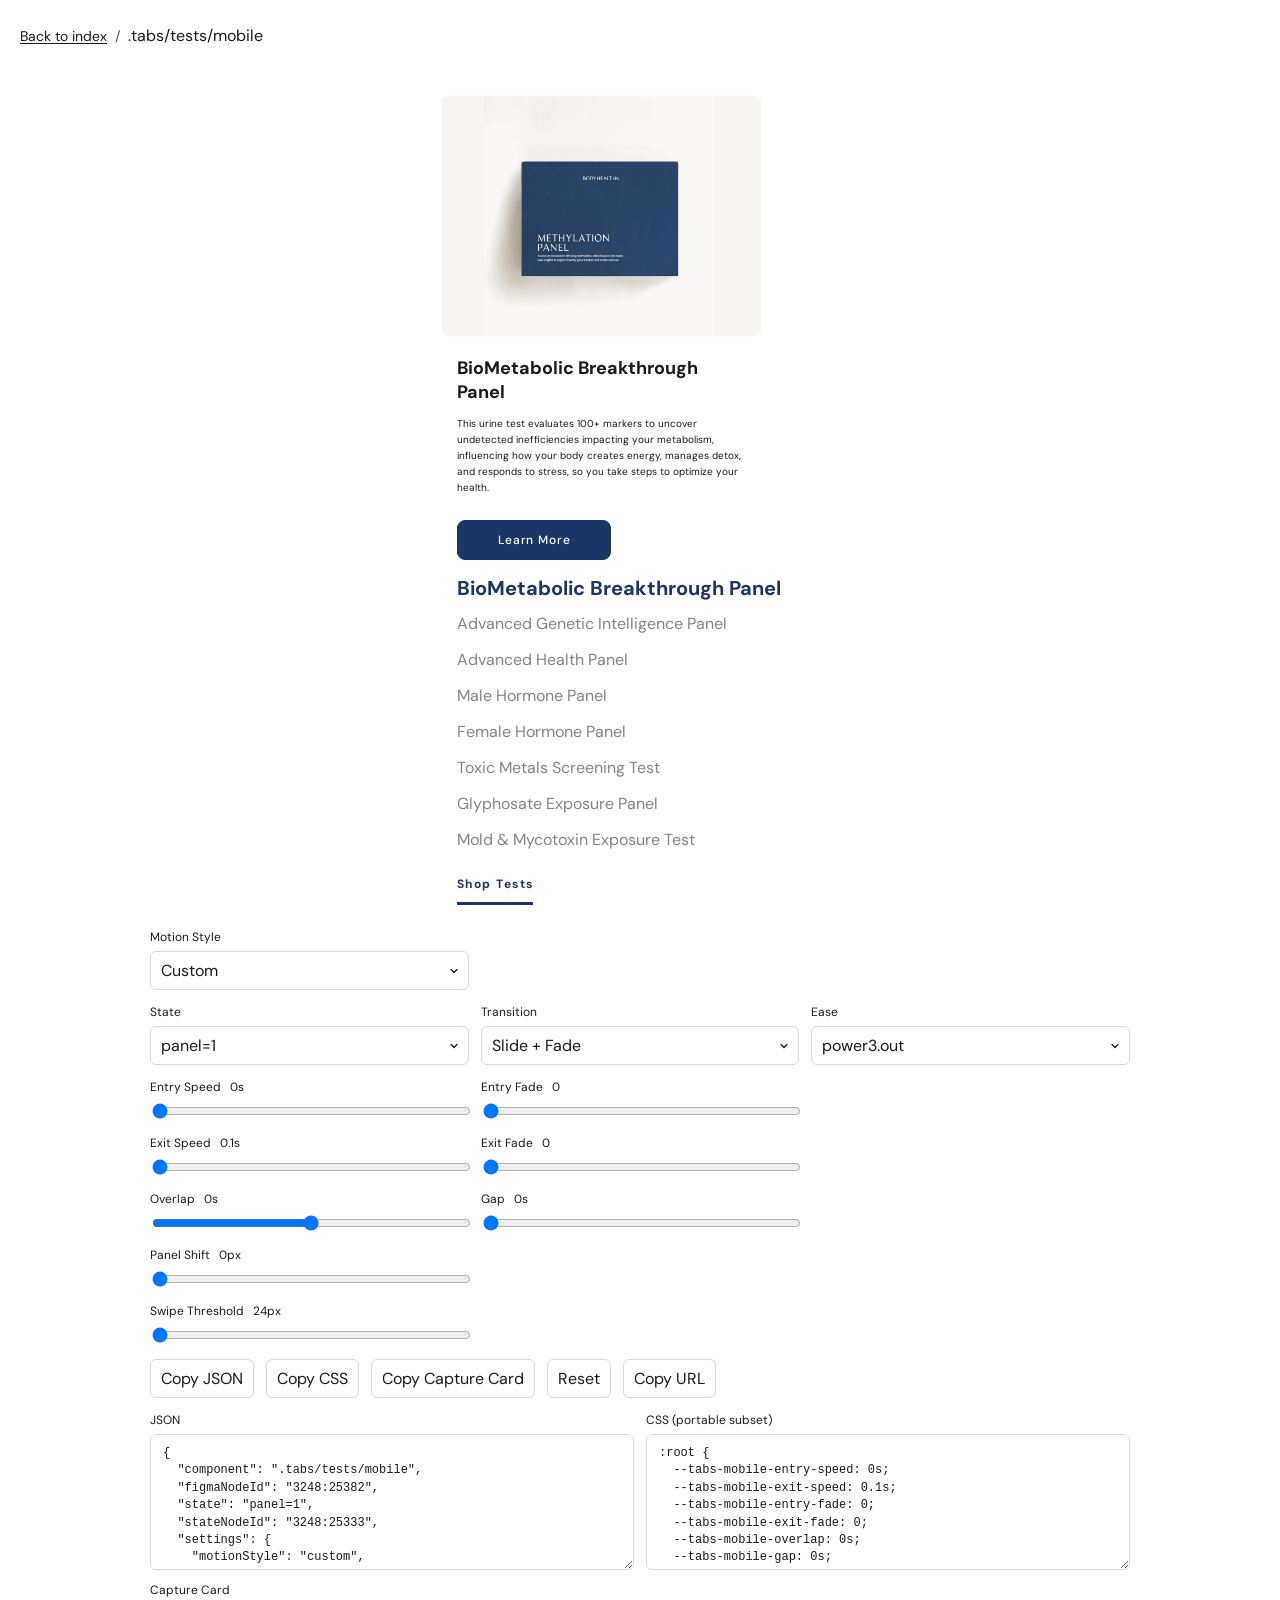
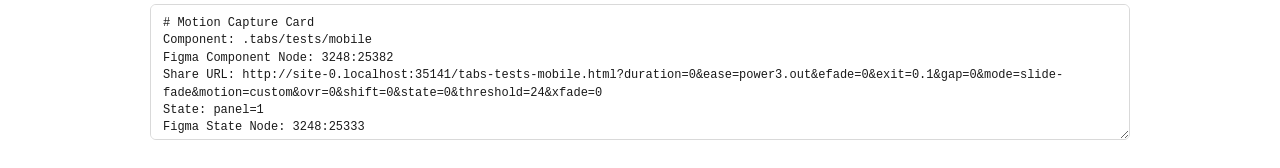
<file: tabs-tests-mobile.html>
<!doctype html>
<html lang="en">
  <head>
    <meta charset="utf-8" />
    <meta name="viewport" content="width=device-width, initial-scale=1" />
    <title>Motion Lab - .tabs/tests/mobile</title>
    <link rel="preconnect" href="https://fonts.googleapis.com" />
    <link rel="preconnect" href="https://fonts.gstatic.com" crossorigin />
    <link
      href="https://fonts.googleapis.com/css2?family=DM+Sans:wght@400;500;700&display=swap"
      rel="stylesheet"
    />
    <link rel="stylesheet" href="./styles.css" />
  </head>
  <body>
    <main class="lab">
      <header class="lab-header">
        <a class="lab-header__link" href="./index.html">Back to index</a>
        <span class="lab-header__sep" aria-hidden="true">/</span>
        <p class="lab-header__name">.tabs/tests/mobile</p>
      </header>

      <section class="preview-pane" aria-label="Component preview">
        <div class="preview-frame" data-preview-width="398">
          <article class="tabs-tests-mobile" data-component="tabs-tests-mobile">
            <section class="tabs-tests-mobile__carousel" aria-label="Test carousel">
              <div class="tabs-tests-mobile__viewport" id="tabsTestsMobileViewport">
                <div class="tabs-tests-mobile__track" id="tabsTestsMobileTrack"></div>
              </div>
            </section>

            <section class="tabs-tests-mobile__tablist" aria-label="Test list">
              <ol class="tabs-tests-mobile__list" id="tabsTestsMobileList"></ol>
              <div class="tabs-tests-mobile__shop-wrap">
                <a href="#" class="tabs-tests-mobile__shop-link">Shop Tests</a>
              </div>
            </section>
          </article>
        </div>
      </section>

      <section class="controls" aria-label="Motion controls">
        <div class="controls__row">
          <label class="field">
            <span>Motion Style</span>
            <select id="motionStyle">
              <option value="custom">Custom</option>
              <option value="subtle">Subtle</option>
              <option value="balanced">Balanced</option>
              <option value="dramatic">Dramatic + Graceful</option>
            </select>
          </label>
        </div>

        <div class="controls__row">
          <label class="field">
            <span>State</span>
            <select id="activeState"></select>
          </label>
          <label class="field">
            <span>Transition</span>
            <select id="transitionType">
              <option value="slide-fade">Slide + Fade</option>
              <option value="crossfade">Crossfade</option>
              <option value="swap">Swap (No Motion)</option>
            </select>
          </label>
          <label class="field">
            <span>Ease</span>
            <select id="easeName">
              <option value="power4.out">power4.out</option>
              <option value="power3.out">power3.out</option>
              <option value="power2.out">power2.out</option>
              <option value="power1.out">power1.out</option>
              <option value="sine.out">sine.out</option>
              <option value="expo.out">expo.out</option>
            </select>
          </label>
        </div>

        <div class="controls__row">
          <label class="field field--range">
            <span>Entry Speed <output id="durationOut">0.95s</output></span>
            <input id="duration" type="range" min="0" max="3" step="0.01" value="0.95" />
          </label>
          <label class="field field--range">
            <span>Entry Fade <output id="entryFadeOut">0.72</output></span>
            <input id="entryFade" type="range" min="0" max="1" step="0.01" value="0.72" />
          </label>
        </div>

        <div class="controls__row">
          <label class="field field--range">
            <span>Exit Speed <output id="exitSpeedOut">0.45s</output></span>
            <input id="exitSpeed" type="range" min="0.1" max="2" step="0.01" value="0.45" />
          </label>
          <label class="field field--range">
            <span>Exit Fade <output id="exitFadeOut">0.6</output></span>
            <input id="exitFade" type="range" min="0" max="1" step="0.01" value="0.6" />
          </label>
        </div>

        <div class="controls__row">
          <label class="field field--range">
            <span>Overlap <output id="overlapOut">-0.08s</output></span>
            <input id="overlap" type="range" min="-1.2" max="1.2" step="0.01" value="-0.08" />
          </label>
          <label class="field field--range">
            <span>Gap <output id="handoffGapOut">0.12s</output></span>
            <input id="handoffGap" type="range" min="0" max="1.2" step="0.01" value="0.12" />
          </label>
        </div>

        <div class="controls__row">
          <label class="field field--range">
            <span>Panel Shift <output id="panelShiftOut">40px</output></span>
            <input id="panelShift" type="range" min="0" max="140" step="1" value="40" />
          </label>
          <div class="field" aria-hidden="true"></div>
        </div>

        <div class="controls__row">
          <label class="field field--range">
            <span>Swipe Threshold <output id="swipeThresholdOut">56px</output></span>
            <input id="swipeThreshold" type="range" min="24" max="120" step="1" value="56" />
          </label>
        </div>

        <div class="controls__row controls__row--actions">
          <button type="button" id="copyJson">Copy JSON</button>
          <button type="button" id="copyCss">Copy CSS</button>
          <button type="button" id="copyCapture">Copy Capture Card</button>
          <button type="button" id="resetSettings">Reset</button>
          <button type="button" id="copyUrl">Copy URL</button>
        </div>

        <div class="exports">
          <label class="field field--code">
            <span>JSON</span>
            <textarea id="jsonExport" readonly></textarea>
          </label>
          <label class="field field--code">
            <span>CSS (portable subset)</span>
            <textarea id="cssExport" readonly></textarea>
          </label>
          <label class="field field--code field--code-full">
            <span>Capture Card</span>
            <textarea id="captureExport" readonly></textarea>
          </label>
        </div>
      </section>
    </main>

    <script src="https://cdn.jsdelivr.net/npm/gsap@3.12.5/dist/gsap.min.js"></script>
    <script type="module" src="./app.js"></script>
  </body>
</html>
</file>
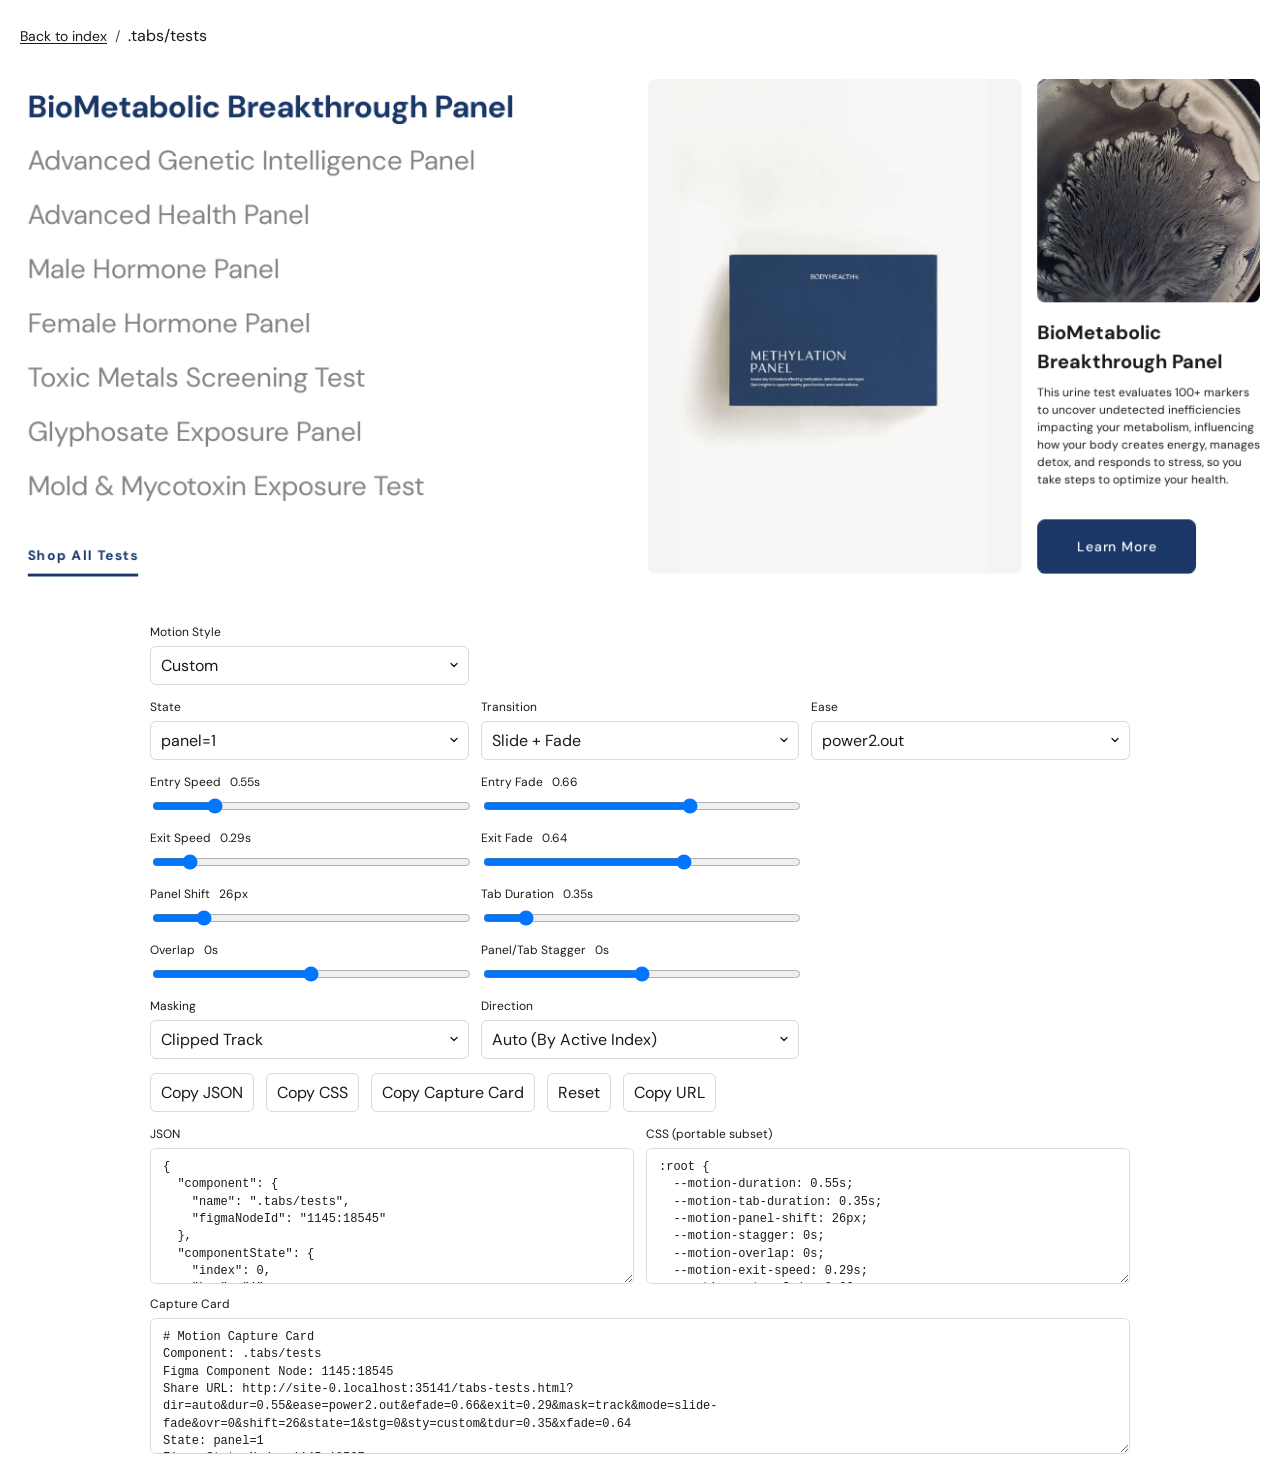
<file: tabs-tests.html>
<!doctype html>
<html lang="en">
  <head>
    <meta charset="utf-8" />
    <meta name="viewport" content="width=device-width, initial-scale=1" />
    <title>Motion Lab - .tabs/tests</title>
    <link rel="preconnect" href="https://fonts.googleapis.com" />
    <link rel="preconnect" href="https://fonts.gstatic.com" crossorigin />
    <link
      href="https://fonts.googleapis.com/css2?family=DM+Sans:wght@400;500;700&display=swap"
      rel="stylesheet"
    />
    <link rel="stylesheet" href="./styles.css" />
  </head>
  <body>
    <main class="lab">
      <header class="lab-header">
        <a class="lab-header__link" href="./index.html">Back to index</a>
        <span class="lab-header__sep" aria-hidden="true">/</span>
        <p class="lab-header__name">.tabs/tests</p>
      </header>

      <section class="preview-pane" aria-label="Component preview">
        <div class="preview-frame" data-preview-width="1280">
          <article class="tabs-tests" data-component="tabs-tests">
            <section class="tabs-tests__tablist" aria-label="Tab list">
              <ol class="tabs-tests__list" id="tabsList"></ol>
              <div class="tabs-tests__list-cta-wrap">
                <a href="#" class="tabs-tests__list-cta">Shop All Tests</a>
              </div>
            </section>

            <section class="tabs-tests__panel" aria-label="Panel preview">
              <div class="tabs-tests__track" id="tabsPanelTrack"></div>
            </section>
          </article>
        </div>
      </section>

      <section class="controls" aria-label="Motion controls">
        <div class="controls__row">
          <label class="field">
            <span>Motion Style</span>
            <select id="motionStyle">
              <option value="custom">Custom</option>
              <option value="subtle">Subtle</option>
              <option value="balanced">Balanced</option>
              <option value="dramatic">Dramatic + Graceful</option>
            </select>
          </label>
        </div>

        <div class="controls__row">
          <label class="field">
            <span>State</span>
            <select id="activeState"></select>
          </label>
          <label class="field">
            <span>Transition</span>
            <select id="transitionType">
              <option value="slide-fade">Slide + Fade</option>
              <option value="crossfade">Crossfade</option>
              <option value="swap">Swap (No Motion)</option>
            </select>
          </label>
          <label class="field">
            <span>Ease</span>
            <select id="easeName">
              <option value="power4.out">power4.out</option>
              <option value="power2.out">power2.out</option>
              <option value="power3.out">power3.out</option>
              <option value="power1.out">power1.out</option>
              <option value="sine.out">sine.out</option>
              <option value="expo.out">expo.out</option>
            </select>
          </label>
        </div>

        <div class="controls__row">
          <label class="field field--range">
            <span>Entry Speed <output id="durationOut">0.55s</output></span>
            <input id="duration" type="range" min="0" max="3" step="0.01" value="0.55" />
          </label>
          <label class="field field--range">
            <span>Entry Fade <output id="entryFadeOut">0.66</output></span>
            <input id="entryFade" type="range" min="0" max="1" step="0.01" value="0.66" />
          </label>
        </div>

        <div class="controls__row">
          <label class="field field--range">
            <span>Exit Speed <output id="exitSpeedOut">0.29s</output></span>
            <input id="exitSpeed" type="range" min="0.1" max="2" step="0.01" value="0.29" />
          </label>
          <label class="field field--range">
            <span>Exit Fade <output id="exitFadeOut">0.64</output></span>
            <input id="exitFade" type="range" min="0" max="1" step="0.01" value="0.64" />
          </label>
        </div>

        <div class="controls__row">
          <label class="field field--range">
            <span>Panel Shift <output id="panelShiftOut">26px</output></span>
            <input id="panelShift" type="range" min="0" max="180" step="1" value="26" />
          </label>
          <label class="field field--range">
            <span>Tab Duration <output id="tabDurationOut">0.35s</output></span>
            <input id="tabDuration" type="range" min="0" max="3" step="0.01" value="0.35" />
          </label>
        </div>

        <div class="controls__row">
          <label class="field field--range">
            <span>Overlap <output id="overlapOut">0s</output></span>
            <input id="overlap" type="range" min="-0.4" max="0.4" step="0.01" value="0" />
          </label>
          <label class="field field--range">
            <span>Panel/Tab Stagger <output id="staggerOut">0s</output></span>
            <input id="stagger" type="range" min="-0.6" max="0.6" step="0.01" value="0" />
          </label>
        </div>

        <div class="controls__row">
          <label class="field">
            <span>Masking</span>
            <select id="maskingMode">
              <option value="track">Clipped Track</option>
            </select>
          </label>
          <label class="field">
            <span>Direction</span>
            <select id="directionMode">
              <option value="auto">Auto (By Active Index)</option>
              <option value="forward">Forward</option>
              <option value="reverse">Reverse</option>
            </select>
          </label>
        </div>

        <div class="controls__row controls__row--actions">
          <button type="button" id="copyJson">Copy JSON</button>
          <button type="button" id="copyCss">Copy CSS</button>
          <button type="button" id="copyCapture">Copy Capture Card</button>
          <button type="button" id="resetSettings">Reset</button>
          <button type="button" id="copyUrl">Copy URL</button>
        </div>

        <div class="exports">
          <label class="field field--code">
            <span>JSON</span>
            <textarea id="jsonExport" readonly></textarea>
          </label>
          <label class="field field--code">
            <span>CSS (portable subset)</span>
            <textarea id="cssExport" readonly></textarea>
          </label>
          <label class="field field--code field--code-full">
            <span>Capture Card</span>
            <textarea id="captureExport" readonly></textarea>
          </label>
        </div>
      </section>
    </main>

    <script src="https://cdn.jsdelivr.net/npm/gsap@3.12.5/dist/gsap.min.js"></script>
    <script type="module" src="./app.js"></script>
  </body>
</html>
</file>
<file: styles.css>
:root {
  --text-body: #1a1a1a;
  --pill-border: #cfcfcf;
  --white: #ffffff;
  --space-8: 0.5rem;
  --space-16: 1rem;
  --space-32: 2rem;
  --stack-width: 61.25rem;
  --stack-col-width: 29.625rem;
  --stack-content-width: 24rem;
  --row-line-left: 2rem;
  --row-line-width: 24.375rem;
  --row-line-thickness: 0.0625rem;
  --row-line-offscreen: 37.5rem;
  --figure-radius: 0.5rem;
  --preview-inline: 1.25rem;
}

*,
*::before,
*::after {
  box-sizing: border-box;
}

html,
body {
  margin: 0;
  padding: 0;
}

body {
  color: var(--text-body);
  font-family: "DM Sans", sans-serif;
  background: #fff;
}

.index {
  max-width: 61.25rem;
  margin: 0 auto;
  padding: 1.5rem 1.25rem 1.75rem;
}

.index__header {
  margin-bottom: 1.125rem;
}

.index__title {
  margin: 0;
  font-size: 1.75rem;
  line-height: 2.25rem;
  font-weight: 700;
}

.index__subtitle {
  margin: 0.25rem 0 0;
  font-size: 1rem;
  line-height: 1.5rem;
}

.index__list {
  display: grid;
  gap: 0.625rem;
}

.index-card {
  display: grid;
  gap: 0.125rem;
  text-decoration: none;
  color: inherit;
  border: 0.0625rem solid #e2e2e2;
  border-radius: 0.5rem;
  padding: 0.75rem 0.875rem;
}

.index-card__name {
  font-size: 1rem;
  line-height: 1.5rem;
  font-weight: 700;
}

.index-card__meta {
  font-size: 0.8125rem;
  line-height: 1.125rem;
  opacity: 0.8;
}

.lab {
  padding: 1.5rem var(--preview-inline) 1.75rem;
}

.lab-header {
  margin: 0 auto 1rem;
  display: flex;
  align-items: center;
  justify-content: flex-start;
  gap: 0.5rem;
}

.lab-header__name {
  margin: 0;
  font-size: 1rem;
  line-height: 1.5rem;
}

.lab-header__link {
  font-size: 0.875rem;
  line-height: 1.25rem;
  color: inherit;
  text-decoration: underline;
  text-underline-offset: 0.125rem;
}

.lab-header__sep {
  font-size: 0.875rem;
  line-height: 1.25rem;
  opacity: 0.75;
}

.preview-pane {
  margin: 0 0 1.5rem;
}

.preview-frame {
  width: 100%;
  overflow: visible;
}

.preview-fit {
  width: 100%;
  display: flex;
  justify-content: center;
  align-items: flex-start;
}

.preview-fit__scaler {
  transform-origin: top center;
  will-change: transform;
}

.stack-promo {
  width: var(--stack-width);
  max-width: var(--stack-width);
  margin: 0 auto;
  overflow: hidden;
}

.stack-promo__columns {
  display: grid;
  grid-template-columns: var(--stack-col-width) var(--stack-col-width);
  gap: var(--space-32);
  align-items: center;
}

.stack-promo__section {
  position: relative;
  min-width: 0;
  width: var(--stack-col-width);
}

.stack-promo__list {
  margin: 0;
  padding: 0;
  list-style: none;
  position: relative;
  width: 100%;
  max-width: 100%;
}

.stack-row {
  position: relative;
  margin: 0;
}

.stack-row__button {
  width: 100%;
  border: 0;
  background: transparent;
  color: inherit;
  font: inherit;
  text-align: left;
  padding: var(--space-16) 0;
  display: flex;
  gap: var(--space-8);
  align-items: center;
  cursor: pointer;
}

.stack-row__button:focus-visible {
  outline: 0.125rem solid #1a1a1a;
  outline-offset: 0.125rem;
}

.stack-row__num {
  width: 1.5rem;
  min-width: 1.5rem;
  align-self: stretch;
  display: flex;
  align-items: flex-start;
  font-size: 1.25rem;
  line-height: 1.875rem;
  font-weight: 400;
  letter-spacing: 0;
}

.stack-row__text {
  min-width: 0;
  flex: 1 1 auto;
  display: flex;
  flex-direction: column;
}

.stack-row__title {
  margin: 0;
  display: block;
  font-size: 1.25rem;
  line-height: 1.875rem;
  font-weight: 400;
  letter-spacing: 0;
}

.stack-row__copy {
  margin: 0;
  display: block;
  font-size: 1rem;
  line-height: 1.5rem;
  font-weight: 400;
  letter-spacing: 0;
}

.stack-row__line {
  position: absolute;
  left: var(--row-line-left);
  bottom: 0;
  width: var(--row-line-width);
  height: var(--row-line-thickness);
  background: var(--pill-border);
  pointer-events: none;
  transform: translate3d(calc(-1 * var(--row-line-offscreen)), 0, 0);
  transform-origin: left center;
  will-change: transform;
}

.stack-promo__figure {
  margin: 0;
  height: 26.25rem;
  border-radius: var(--figure-radius);
  overflow: clip;
  background: var(--white);
  position: relative;
}

.stack-promo__image-shell {
  position: absolute;
  inset: 0;
}

.stack-promo.is-free-fade .stack-promo__figure,
.stack-promo.is-free-fade .stack-promo__image-shell {
  overflow: visible;
}

.stack-promo__image-plane {
  position: absolute;
  inset: 0;
  opacity: 0;
  visibility: hidden;
  pointer-events: none;
}

.stack-promo__image-plane.is-active {
  opacity: 1;
  visibility: visible;
}

.stack-promo__image-stage {
  position: absolute;
  top: 0;
  left: 50%;
  width: 672px;
  height: 555.907px;
  transform: translateX(-50%);
}

.stack-promo__image {
  position: absolute;
  max-width: none;
}

.tabs-tests {
  width: 80rem;
  max-width: 80rem;
  margin: 0 auto;
  padding: 1rem 0;
  display: grid;
  grid-template-columns: 1fr 1fr;
  gap: 1rem;
  align-items: start;
}

.tabs-tests__tablist {
  min-width: 0;
  overflow: hidden;
  padding: 0.5rem;
  display: grid;
  gap: 1.25rem;
}

.tabs-tests__list {
  margin: 0;
  padding: 0;
  list-style: none;
  display: grid;
  gap: 1rem;
}

.tabs-tests__item {
  min-height: 2.5rem;
  display: flex;
  align-items: center;
}

.tabs-tests__tab {
  border: 0;
  background: transparent;
  color: #848484;
  text-align: left;
  font-family: "DM Sans", sans-serif;
  font-weight: 400;
  font-size: 1.75rem;
  line-height: 2.125rem;
  letter-spacing: 0;
  padding: 0;
  margin: 0;
  cursor: pointer;
}

.tabs-tests__tab.is-active {
  color: #1a3768;
  font-weight: 700;
  font-size: 2rem;
}

.tabs-tests__tab:focus-visible {
  outline: 0.125rem solid #1a1a1a;
  outline-offset: 0.1875rem;
}

.tabs-tests__list-cta-wrap {
  padding-top: 1.25rem;
}

.tabs-tests__list-cta {
  color: #1a3768;
  border-bottom: 0.1875rem solid #1a3768;
  text-decoration: none;
  display: inline-flex;
  align-items: center;
  justify-content: center;
  padding-bottom: 0.75rem;
  font-size: 0.875rem;
  line-height: 0.875rem;
  letter-spacing: 0.09rem;
  font-weight: 700;
  text-transform: none;
}

.tabs-tests__panel {
  min-width: 0;
  min-height: 31.875rem;
  overflow: hidden;
  position: relative;
}

.tabs-tests__transition-stage {
  position: absolute;
  inset: 0;
  overflow: hidden;
  pointer-events: none;
  z-index: 4;
}

.tabs-tests__track {
  display: flex;
  gap: 1rem;
  will-change: transform;
}

.tabs-tests__panel-unit {
  min-width: 100%;
  width: 100%;
  flex: 0 0 100%;
  display: grid;
  grid-template-columns: minmax(0, 1fr) 14.375rem;
  gap: 1rem;
  min-height: 31.875rem;
  align-items: start;
  opacity: 0;
  pointer-events: none;
  will-change: transform, opacity;
}

.tabs-tests__panel-unit.is-active {
  opacity: 1;
  pointer-events: auto;
}

.tabs-tests__transition-clone {
  position: absolute;
  inset: 0;
}

.tabs-tests__hero {
  margin: 0;
  min-width: 0;
  min-height: 0;
  height: 31.875rem;
  border-radius: 0.5rem;
  background: #f8f8f8;
  overflow: hidden;
  position: relative;
}

.tabs-tests__hero-image {
  width: 100%;
  height: 100%;
  object-fit: cover;
  display: block;
}

.tabs-tests__detail {
  display: grid;
  grid-template-rows: auto auto auto 1fr;
  gap: 0.5rem;
  align-content: start;
  min-height: 31.875rem;
}

.tabs-tests__detail-thumb-wrap {
  position: relative;
  width: 14.375rem;
  height: 14.375rem;
  border-radius: 0.5rem;
  overflow: hidden;
  margin-bottom: 0.5rem;
}

.tabs-tests__detail-thumb {
  position: absolute;
  top: -4.67%;
  left: -28.21%;
  width: 134.91%;
  height: 116.97%;
  max-width: none;
  display: block;
}

.tabs-tests__detail-title {
  margin: 0;
  color: #1a1a1a;
  font-size: 1.25rem;
  line-height: 1.875rem;
  letter-spacing: 0;
  font-weight: 700;
}

.tabs-tests__detail-copy {
  margin: 0;
  color: #1a1a1a;
  font-size: 0.75rem;
  line-height: 1.125rem;
  letter-spacing: 0;
  font-weight: 400;
}

.tabs-tests__cta {
  justify-self: start;
  align-self: end;
  margin-top: 1rem;
}

.tabs-tests-mobile {
  width: 24.875rem;
  max-width: 24.875rem;
  margin: 0 auto;
  padding-top: 2rem;
  display: grid;
  gap: 1rem;
  align-items: start;
}

.tabs-tests-mobile__carousel {
  overflow: hidden;
}

.tabs-tests-mobile__viewport {
  width: 100%;
  overflow: hidden;
  touch-action: pan-y;
  user-select: none;
  position: relative;
}

.tabs-tests-mobile__transition-stage {
  position: absolute;
  inset: 0;
  overflow: hidden;
  pointer-events: none;
  z-index: 4;
}

.tabs-tests-mobile__track {
  display: flex;
  gap: 1rem;
  will-change: transform;
}

.tabs-tests-mobile__panel {
  width: 20rem;
  min-width: 20rem;
  flex: 0 0 20rem;
  opacity: 0;
  pointer-events: none;
}

.tabs-tests-mobile__panel.is-active {
  opacity: 1;
  pointer-events: auto;
}

.tabs-tests-mobile__panel-inner {
  display: grid;
  gap: 1.25rem;
  align-content: start;
  will-change: transform, opacity;
}

.tabs-tests-mobile__transition-clone {
  position: absolute;
  inset: 0;
}

.tabs-tests-mobile__figure {
  margin: 0;
  width: 20rem;
  height: 15rem;
  overflow: hidden;
  border-radius: 0.5rem;
  background: #f8f7f5;
}

.tabs-tests-mobile__image {
  display: block;
  width: 100%;
  height: 100%;
  object-fit: cover;
}

.tabs-tests-mobile__section {
  display: grid;
  gap: 0.75rem;
  padding: 0 1rem;
  align-content: start;
}

.tabs-tests-mobile__title {
  margin: 0;
  width: 18rem;
  color: #1a1a1a;
  font-size: 1.125rem;
  line-height: 1.5rem;
  font-weight: 700;
  letter-spacing: 0;
}

.tabs-tests-mobile__copy {
  margin: 0;
  width: 18rem;
  color: #1a1a1a;
  font-weight: 400;
  letter-spacing: 0;
}

.tabs-tests-mobile__cta-wrap {
  padding-top: 0.75rem;
}

.tabs-tests-mobile__tablist {
  display: grid;
  gap: 0;
  padding: 0 1rem;
}

.tabs-tests-mobile__list {
  margin: 0;
  padding: 0;
  list-style: none;
  display: grid;
  gap: 0.75rem;
}

.tabs-tests-mobile__item {
  display: flex;
  align-items: center;
}

.tabs-tests-mobile__tab {
  border: 0;
  background: transparent;
  color: #848484;
  text-align: left;
  font-family: "DM Sans", sans-serif;
  font-weight: 400;
  font-size: 1rem;
  line-height: 1.5rem;
  letter-spacing: 0;
  padding: 0;
  margin: 0;
  cursor: pointer;
  transition:
    color 220ms ease,
    font-size 220ms ease,
    transform 220ms ease;
}

.tabs-tests-mobile__tab.is-active {
  color: #1a3768;
  font-weight: 700;
  font-size: 1.25rem;
  transform: translateX(0);
}

.tabs-tests-mobile__tab:focus-visible {
  outline: 0.125rem solid #1a1a1a;
  outline-offset: 0.1875rem;
}

.tabs-tests-mobile__shop-wrap {
  padding-top: 1.25rem;
}

.tabs-tests-mobile__shop-link {
  display: inline-flex;
  align-items: center;
  justify-content: center;
  font-family: "DM Sans", sans-serif;
  color: #1a3768;
  text-decoration: none;
  border-bottom: 0.1875rem solid #1a3768;
  padding-bottom: 0.75rem;
  font-size: 0.75rem;
  line-height: 0.75rem;
  letter-spacing: 0.09rem;
  font-weight: 700;
  text-align: center;
}

.gallery-product {
  width: 100%;
  max-width: 100%;
  margin: 0 auto;
  padding-bottom: 3.125rem;
  display: flex;
  flex-direction: column;
  align-items: stretch;
}

.gallery-product__layout {
  display: grid;
  grid-template-columns: minmax(0, 1fr) 26.25rem;
  gap: 1rem;
  height: 43.75rem;
  padding-right: 5rem;
  align-items: center;
  background: #f8f7f5;
}

.gallery-product__left {
  display: flex;
  flex-direction: column;
  justify-content: flex-end;
  min-width: 0;
  min-height: 43.75rem;
  position: relative;
  overflow: visible;
}

.gallery-product__hero {
  margin: 0;
  height: 43.75rem;
  min-width: 0;
  min-height: 0;
  overflow: hidden;
  position: relative;
}

.gallery-product__image-shell {
  position: absolute;
  inset: 0;
  overflow: hidden;
}

.gallery-product.is-free-fade .gallery-product__left,
.gallery-product.is-free-fade .gallery-product__hero,
.gallery-product.is-free-fade .gallery-product__image-shell {
  overflow: visible;
}

.gallery-product__image-plane {
  position: absolute;
  inset: 0;
  opacity: 0;
  visibility: hidden;
  pointer-events: none;
  will-change: transform, opacity;
}

.gallery-product__image-plane.is-active {
  opacity: 1;
  visibility: visible;
}

.gallery-product__image-stage {
  position: absolute;
  top: 0;
  left: 50%;
  width: 1440px;
  height: 700px;
  transform: translateX(-50%);
}

.gallery-product__image {
  position: absolute;
  inset: 0;
  width: 100%;
  height: 100%;
  object-fit: cover;
  display: block;
}

.gallery-product__image--contain {
  object-fit: contain;
}

.gallery-product__thumbs {
  margin: -3.125rem 0 0;
  width: calc(100% - 32.25rem);
  max-width: calc(100% - 32.25rem);
  padding: 1rem;
  list-style: none;
  display: flex;
  align-items: center;
  justify-content: center;
  gap: 1rem;
  position: relative;
  z-index: 2;
  align-self: flex-start;
}

.gallery-product__thumb-item {
  flex: 0 0 auto;
}

.gallery-product__thumb {
  width: 6.25rem;
  height: 6.25rem;
  border: 0.0625rem solid #fff;
  border-radius: 0.25rem;
  overflow: hidden;
  background: transparent;
  cursor: pointer;
  padding: 0;
}

.gallery-product__thumb:focus-visible {
  outline: 0.125rem solid #1a1a1a;
  outline-offset: 0.125rem;
}

.gallery-product__thumb-image {
  width: 6.25rem;
  height: 6.25rem;
  object-fit: cover;
  display: block;
  opacity: 0.5;
  transition: opacity 160ms ease;
}

.gallery-product__thumb.is-active .gallery-product__thumb-image {
  opacity: 1;
}

.gallery-product__thumb:hover .gallery-product__thumb-image {
  opacity: 1;
}

.gallery-product__details {
  box-sizing: border-box;
  width: 100%;
  max-width: 26.25rem;
  padding-top: 5rem;
  align-self: center;
  display: flex;
  flex-direction: column;
  align-items: flex-start;
}

.gallery-product__title {
  margin: 0;
  color: #1a1a1a;
  text-transform: uppercase;
  letter-spacing: 0;
  font-family: "Artifex Hand CF", "Cormorant Garamond", Georgia, serif;
  font-size: 1.5rem;
  line-height: 1.875rem;
  font-weight: 400;
}

.gallery-product__subtitle {
  margin: 0;
  padding-top: 1.25rem;
  color: #1a1a1a;
  font-size: 1rem;
  line-height: 1.5rem;
  letter-spacing: 0;
  font-weight: 700;
}

.gallery-product__body {
  margin: 0;
  padding-top: 1.25rem;
  color: #1a1a1a;
  font-size: 1rem;
  line-height: 1.5rem;
  letter-spacing: 0;
  font-weight: 400;
  max-width: 26.25rem;
}

.gallery-product__price-wrap {
  padding-top: 1rem;
  width: 100%;
}

.gallery-product__price {
  margin: 0;
  color: #1a1a1a;
  font-size: 1rem;
  line-height: 1.5rem;
  letter-spacing: 0;
  font-weight: 400;
}

.gallery-product__cta-wrap {
  padding-top: 2.5rem;
  width: 100%;
}

.gallery-product__cta {
  justify-self: start;
  margin-top: 0;
}

.gallery-product__note {
  margin: 0;
  padding-top: 0.75rem;
  color: #1a1a1a;
  font-size: 0.75rem;
  line-height: 1.125rem;
  letter-spacing: 0;
  font-weight: 400;
  max-width: 26.25rem;
}

.banner-prescription {
  position: relative;
  width: 100%;
  max-width: 100%;
  min-height: 43.75rem;
  margin: 0 auto;
  padding: 7.5rem 0;
  overflow: hidden;
  display: flex;
  align-items: center;
  justify-content: center;
}

.banner-prescription__bg {
  position: absolute;
  top: -38.93%;
  left: 0.02%;
  width: 99.97%;
  height: 252%;
  max-width: none;
  object-fit: cover;
  pointer-events: none;
}

.banner-prescription__overlay {
  position: absolute;
  inset: 0;
  background: rgba(0, 0, 0, 0.25);
  pointer-events: none;
}

.banner-prescription__section {
  position: relative;
  width: 100%;
  display: flex;
  flex-direction: column;
  align-items: center;
  gap: 1.25rem;
}

.banner-prescription__title {
  margin: 0;
  max-width: 61.25rem;
  color: #fff;
  text-align: center;
  font-family: "Artifex Hand CF", "Cormorant Garamond", Georgia, serif;
  font-size: 2.375rem;
  font-style: normal;
  font-weight: 700;
  line-height: 3rem;
  letter-spacing: 0.125rem;
}

.banner-prescription__subtitle {
  margin: 0;
  max-width: 61.25rem;
  color: #fff;
  text-align: center;
  font-size: 1rem;
  font-style: normal;
  font-weight: 400;
  line-height: 1.5rem;
}

.banner-prescription__rows {
  width: 100%;
  padding-top: 2rem;
  padding-bottom: 0;
  display: grid;
  gap: 1rem;
}

.banner-prescription__row {
  width: 100%;
  overflow: hidden;
}

.banner-prescription__track {
  display: flex;
}

.banner-prescription__segment {
  margin: 0;
  padding: 0;
  list-style: none;
  display: flex;
  align-items: center;
  gap: 1rem;
  padding-right: 1rem;
}

.banner-prescription__pill {
  height: 2.8125rem;
  min-height: 2.8125rem;
  padding: 1rem 2.5rem;
  display: flex;
  align-items: center;
  justify-content: center;
  border: 0.0625rem solid #fff;
  border-radius: 1.875rem;
  white-space: nowrap;
  color: #fff;
  font-size: 0.75rem;
  font-style: normal;
  font-weight: 400;
  line-height: 0.75rem;
  text-transform: uppercase;
}

.banner-prescription__cta-wrap {
  width: 100%;
  padding-top: 2rem;
  display: flex;
  justify-content: center;
}

.banner-prescription__cta {
  margin: 0;
}

.banner-health-rotator {
  width: 100%;
  max-width: 100%;
  margin: 0 auto;
  display: flex;
  flex-direction: column;
  align-items: center;
}

.banner-health-rotator__shell {
  position: relative;
  width: 100%;
  max-width: 80rem;
  min-height: 34.375rem;
  border-radius: 0.5rem;
  overflow: hidden;
}

.banner-health {
  position: absolute;
  inset: 0;
  opacity: 0;
  visibility: hidden;
  pointer-events: none;
  will-change: transform, opacity;
}

.banner-health.is-active {
  opacity: 1;
  visibility: visible;
  pointer-events: auto;
}

.banner-health__bg {
  position: absolute;
  inset: 0;
  width: 100%;
  height: 100%;
  object-fit: cover;
  display: block;
  pointer-events: none;
}

.banner-health__section {
  position: relative;
  width: 100%;
  height: 100%;
  padding: 4rem;
  display: flex;
  align-items: center;
}

.banner-health__content {
  width: 100%;
  max-width: 42.5rem;
  display: flex;
  flex-direction: column;
  align-items: flex-start;
  gap: 1.25rem;
}

.banner-health__title {
  margin: 0;
  color: #1a1a1a;
  font-family: "Artifex Hand CF", "Cormorant Garamond", Georgia, serif;
  font-size: 2.375rem;
  font-weight: 500;
  line-height: 3rem;
  letter-spacing: 0.0625rem;
  text-transform: uppercase;
  white-space: normal;
}

.banner-health__subtitle {
  margin: 0;
  color: #1a1a1a;
  font-size: 1.125rem;
  line-height: 1.5rem;
  letter-spacing: 0;
  font-weight: 700;
  max-width: 31.25rem;
}

.banner-health__cta-wrap {
  padding-top: 0.75rem;
}

.banner-health__cta {
  margin: 0;
}

.banner-tests-carousel {
  width: 100%;
  max-width: 100%;
  margin: 0 auto;
  display: flex;
  flex-direction: column;
  align-items: center;
}

.banner-tests-carousel__shell {
  position: relative;
  width: 100%;
  max-width: 80rem;
  min-height: 34.375rem;
  border-radius: 0.5rem;
  overflow: hidden;
}

.banner-tests-carousel__plane {
  position: absolute;
  inset: 0;
  opacity: 0;
  visibility: hidden;
  pointer-events: none;
  will-change: transform, opacity;
}

.banner-tests-carousel__plane.is-active {
  opacity: 1;
  visibility: visible;
  pointer-events: auto;
}

.banner-tests-carousel__bg {
  position: absolute;
  inset: 0;
  width: 100%;
  height: 100%;
  object-fit: cover;
  display: block;
  pointer-events: none;
}

.banner-tests-carousel__section {
  position: relative;
  width: 100%;
  height: 100%;
  padding: 4rem;
  display: flex;
  align-items: center;
}

.banner-tests-carousel__content {
  width: 100%;
  max-width: 42.5rem;
  display: flex;
  flex-direction: column;
  align-items: flex-start;
  gap: 1.25rem;
  will-change: opacity;
}

.banner-tests-carousel__title {
  margin: 0;
  color: #1a1a1a;
  font-family: "Artifex Hand CF", "Cormorant Garamond", Georgia, serif;
  font-size: 2.375rem;
  font-weight: 500;
  line-height: 3rem;
  letter-spacing: 0.0625rem;
  text-transform: uppercase;
  white-space: normal;
}

.banner-tests-carousel__subtitle {
  margin: 0;
  color: #1a1a1a;
  font-size: 1.125rem;
  line-height: 1.5rem;
  letter-spacing: 0;
  font-weight: 700;
  max-width: 31.25rem;
}

.banner-tests-carousel__cta-wrap {
  padding-top: 0.75rem;
}

.banner-tests-carousel__cta {
  margin: 0;
}

:is(
  .tabs-tests__cta,
  .gallery-product__cta,
  .banner-prescription__cta,
  .banner-health__cta,
  .banner-tests-carousel__cta,
  .tabs-tests-mobile__cta
) {
  display: inline-flex;
  align-items: center;
  justify-content: center;
  border: 0.0625rem solid #1a3768;
  background: #1a3768;
  color: #fff;
  border-radius: 0.5rem;
  font-family: "DM Sans", sans-serif;
  font-weight: 500;
  letter-spacing: 0.0525rem;
  cursor: pointer;
  transition:
    background-color 160ms ease,
    border-color 160ms ease,
    color 160ms ease;
}

:is(
  .tabs-tests__cta,
  .gallery-product__cta,
  .banner-prescription__cta,
  .banner-health__cta,
  .banner-tests-carousel__cta
) {
  padding: 1.25rem 2.5rem;
  font-size: 0.875rem;
  line-height: 0.875rem;
}

.tabs-tests-mobile__cta {
  padding: 0.8125rem 2.5rem;
  font-size: 0.75rem;
  line-height: 0.75rem;
}

:is(
  .tabs-tests__cta,
  .gallery-product__cta,
  .banner-prescription__cta,
  .banner-health__cta,
  .banner-tests-carousel__cta,
  .tabs-tests-mobile__cta
):hover {
  background: #fff;
  border-color: #fff;
  color: #1a3768;
}

:is(
  .tabs-tests__cta,
  .gallery-product__cta,
  .banner-prescription__cta,
  .banner-health__cta,
  .banner-tests-carousel__cta,
  .tabs-tests-mobile__cta
):focus-visible {
  outline: 0.125rem solid #1a1a1a;
  outline-offset: 0.125rem;
}

.banner-health-rotator__indicators {
  margin: 1rem 0 0;
  padding: 0;
  list-style: none;
  display: flex;
  align-items: center;
  justify-content: center;
  gap: 0.5rem;
}

.banner-health-rotator__indicator-item {
  flex: 0 0 auto;
}

.banner-health-rotator__indicator {
  --progress: 0%;
  width: 0.5rem;
  height: 0.5rem;
  border: 0;
  border-radius: 6.25rem;
  padding: 0;
  background: #cfcfcf;
  cursor: pointer;
  position: relative;
  overflow: hidden;
  transition: width 320ms ease, border-radius 320ms ease, background-color 220ms ease;
}

.banner-health-rotator__indicator.is-active {
  width: 2rem;
  border-radius: 0.5rem;
}

.banner-health-rotator__indicator.is-active::before {
  content: "";
  position: absolute;
  top: 0;
  left: 0;
  width: var(--progress);
  height: 100%;
  border-radius: inherit;
  background: #848484;
}

.banner-health-rotator__indicator:focus-visible {
  outline: 0.125rem solid #1a1a1a;
  outline-offset: 0.125rem;
}

.banner-health-rotator.is-interaction-off .banner-health-rotator__indicator {
  cursor: default;
}

.banner-tests-carousel__indicators {
  margin: 1rem 0 0;
  padding: 0;
  list-style: none;
  display: flex;
  align-items: center;
  justify-content: center;
  gap: 0.5rem;
}

.banner-tests-carousel__indicator-item {
  flex: 0 0 auto;
}

.banner-tests-carousel__indicator {
  --progress: 0%;
  width: 0.5rem;
  height: 0.5rem;
  border: 0;
  border-radius: 6.25rem;
  padding: 0;
  background: #cfcfcf;
  cursor: pointer;
  position: relative;
  overflow: hidden;
  transition: width 320ms ease, border-radius 320ms ease, background-color 220ms ease;
}

.banner-tests-carousel__indicator.is-active {
  width: 2rem;
  border-radius: 0.5rem;
}

.banner-tests-carousel__indicator.is-active::before {
  content: "";
  position: absolute;
  top: 0;
  left: 0;
  width: var(--progress);
  height: 100%;
  border-radius: inherit;
  background: #848484;
}

.banner-tests-carousel__indicator:focus-visible {
  outline: 0.125rem solid #1a1a1a;
  outline-offset: 0.125rem;
}

.banner-tests-carousel.is-interaction-off .banner-tests-carousel__indicator {
  cursor: default;
}

.controls {
  display: grid;
  gap: 0.875rem;
  max-width: 61.25rem;
  margin: 0 auto;
}

.controls__row {
  display: grid;
  gap: 0.75rem;
  grid-template-columns: repeat(3, minmax(0, 1fr));
  align-items: end;
}

.controls__row--actions {
  grid-template-columns: repeat(5, max-content);
  align-items: center;
}

.field {
  display: grid;
  gap: 0.375rem;
  min-width: 0;
}

.field > span {
  font-size: 0.75rem;
  line-height: 1rem;
}

.field output {
  margin-left: 0.375rem;
  font-variant-numeric: tabular-nums;
}

.field select,
.field input,
.controls__row--actions button,
.field textarea {
  font: inherit;
  color: inherit;
}

.field select,
.field input[type="range"],
.field textarea {
  width: 100%;
}

.field select {
  appearance: none;
  -webkit-appearance: none;
  -moz-appearance: none;
  padding-right: 1.875rem;
  background-image: url("data:image/svg+xml,%3Csvg xmlns='http://www.w3.org/2000/svg' width='12' height='12' viewBox='0 0 12 12'%3E%3Cpath d='M3 4.5L6 7.5L9 4.5' stroke='%231A1A1A' stroke-width='1.25' fill='none' stroke-linecap='round' stroke-linejoin='round'/%3E%3C/svg%3E");
  background-repeat: no-repeat;
  background-position: right 0.5rem center;
  background-size: 0.75rem 0.75rem;
}

.field select,
.field textarea,
.field button,
.controls__row--actions button {
  border: 0.0625rem solid #d9d9d9;
  background-color: #fff;
  border-radius: 0.375rem;
}

.field select,
.field button,
.controls__row--actions button {
  padding: 0.5rem 0.625rem;
  min-height: 2.375rem;
}

.field button,
.controls__row--actions button {
  cursor: pointer;
}


.field textarea {
  resize: vertical;
  min-height: 8.5rem;
  padding: 0.625rem 0.75rem;
  font-family: ui-monospace, SFMono-Regular, Menlo, Consolas, monospace;
  font-size: 0.75rem;
  line-height: 1.45;
}

.exports {
  display: grid;
  gap: 0.75rem;
  grid-template-columns: 1fr 1fr;
}

.field--code {
  align-items: stretch;
}

.field--code-full {
  grid-column: 1 / -1;
}

.sr-only {
  position: absolute;
  width: 0.0625rem;
  height: 0.0625rem;
  padding: 0;
  margin: -0.0625rem;
  overflow: hidden;
  clip: rect(0, 0, 0, 0);
  white-space: nowrap;
  border: 0;
}

@media (max-width: 40rem) {
  .lab-header {
    margin-bottom: 0.875rem;
  }

  .controls__row {
    grid-template-columns: 1fr;
  }

  .controls__row--actions {
    grid-template-columns: repeat(2, minmax(0, max-content));
  }

  .exports {
    grid-template-columns: 1fr;
  }
}

@media (prefers-reduced-motion: reduce) {
  .stack-row__button,
  .stack-promo__image-plane,
  .stack-promo__indicator,
  .tabs-tests__track,
  .tabs-tests__panel-unit,
  .gallery-product__image-plane,
  .banner-prescription__track {
    transition: none !important;
    animation: none !important;
  }
}
</file>
